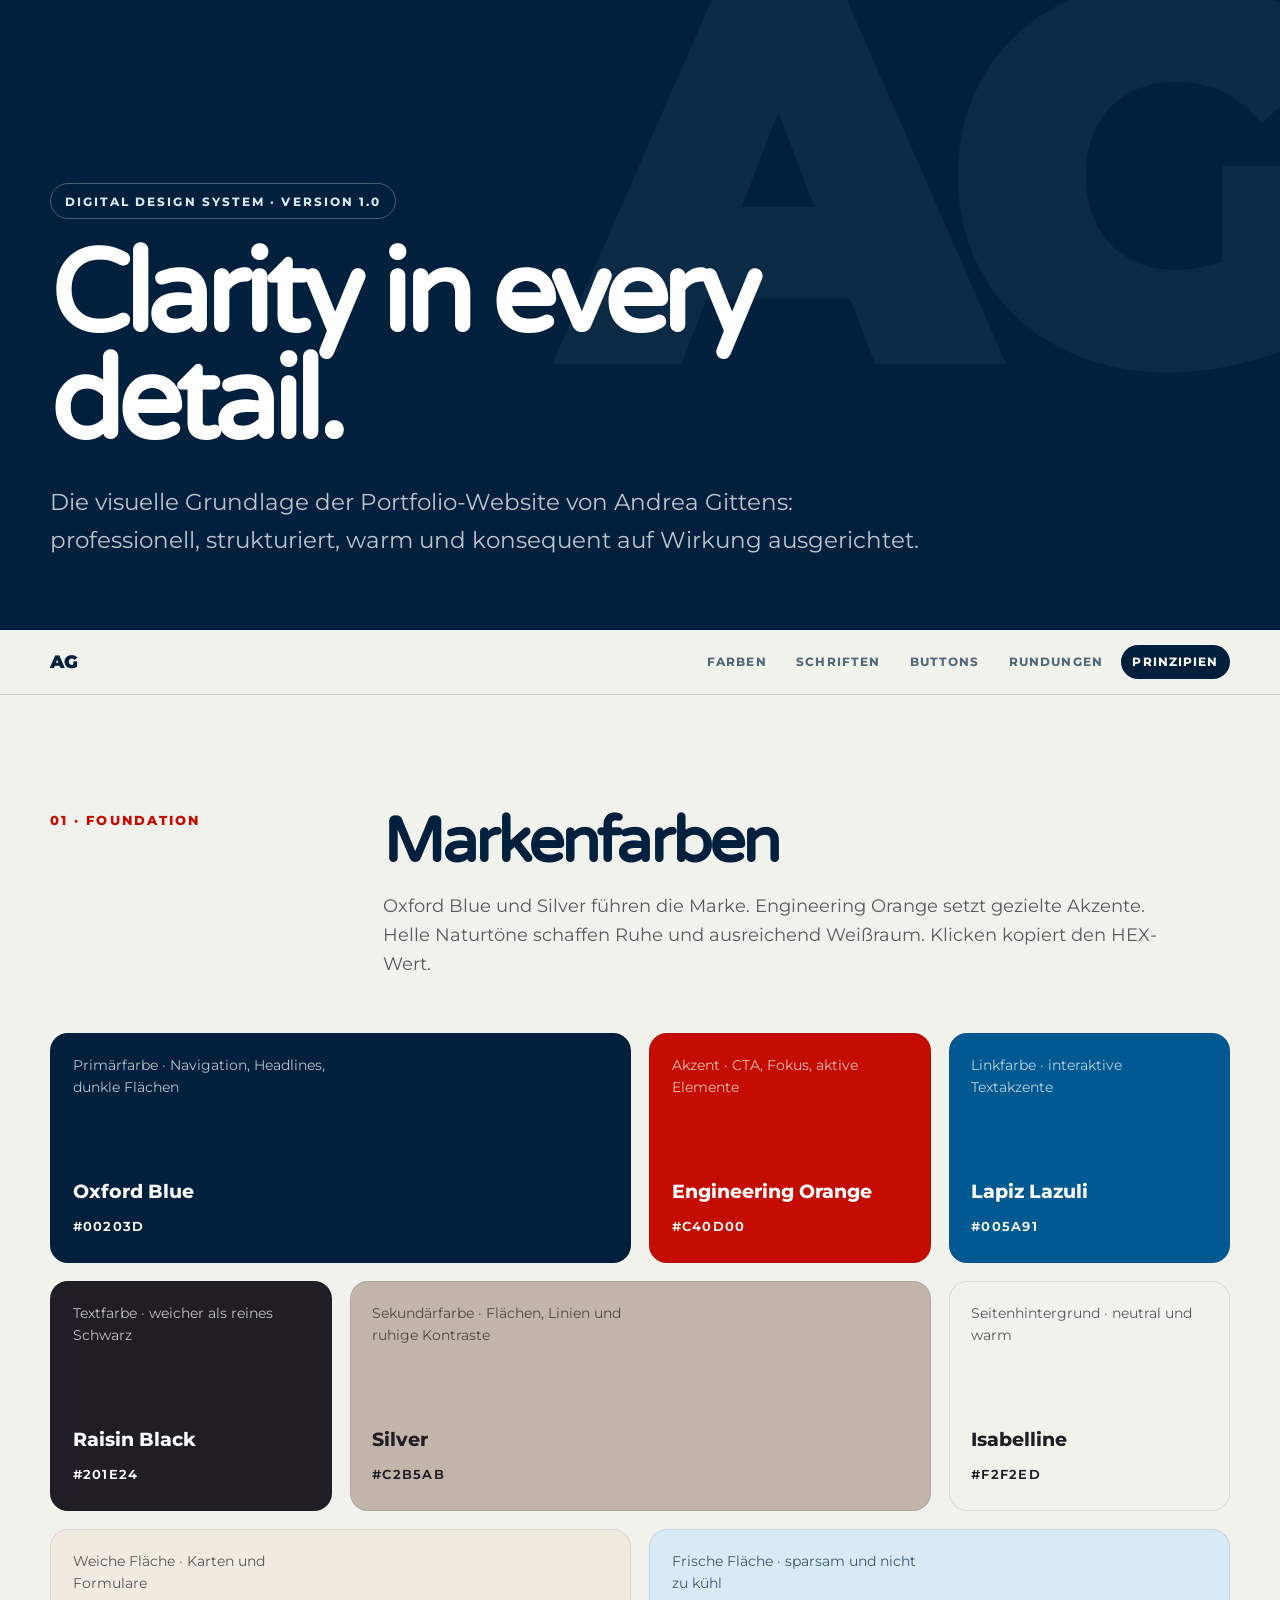
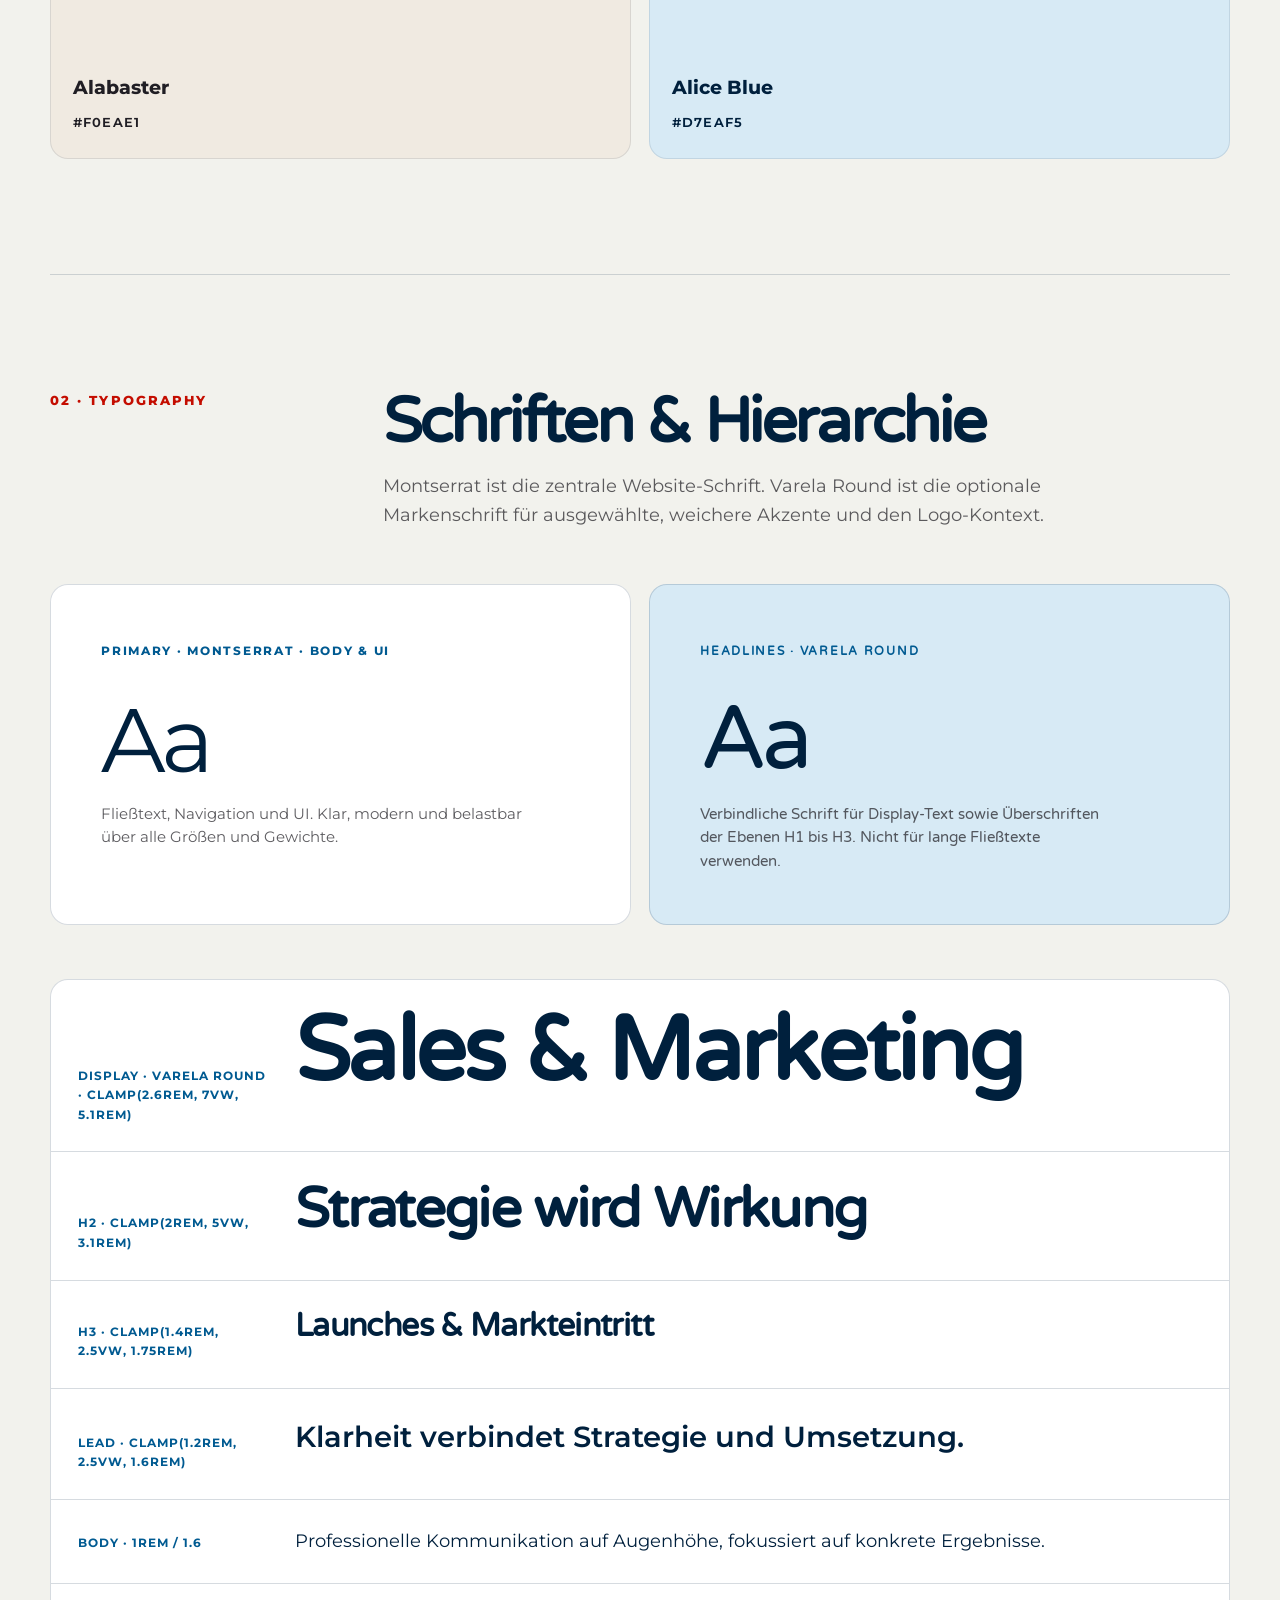
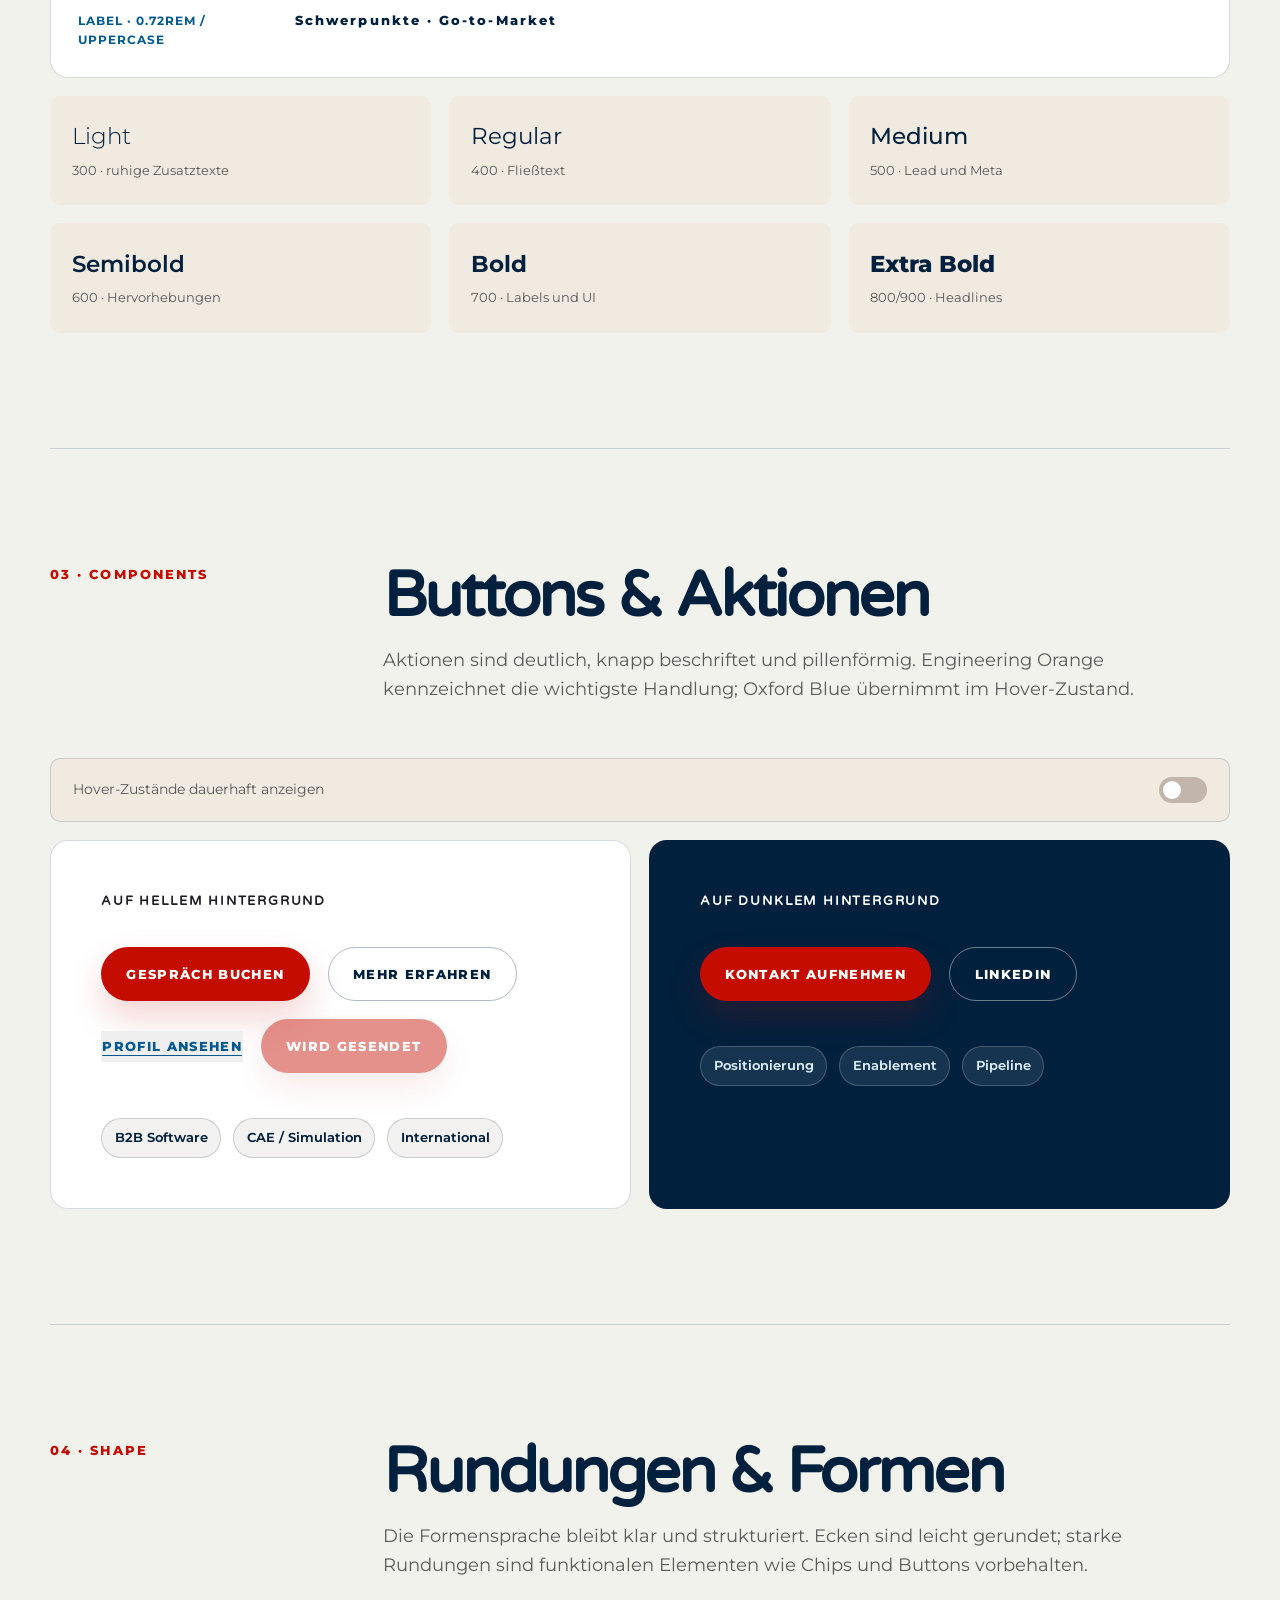
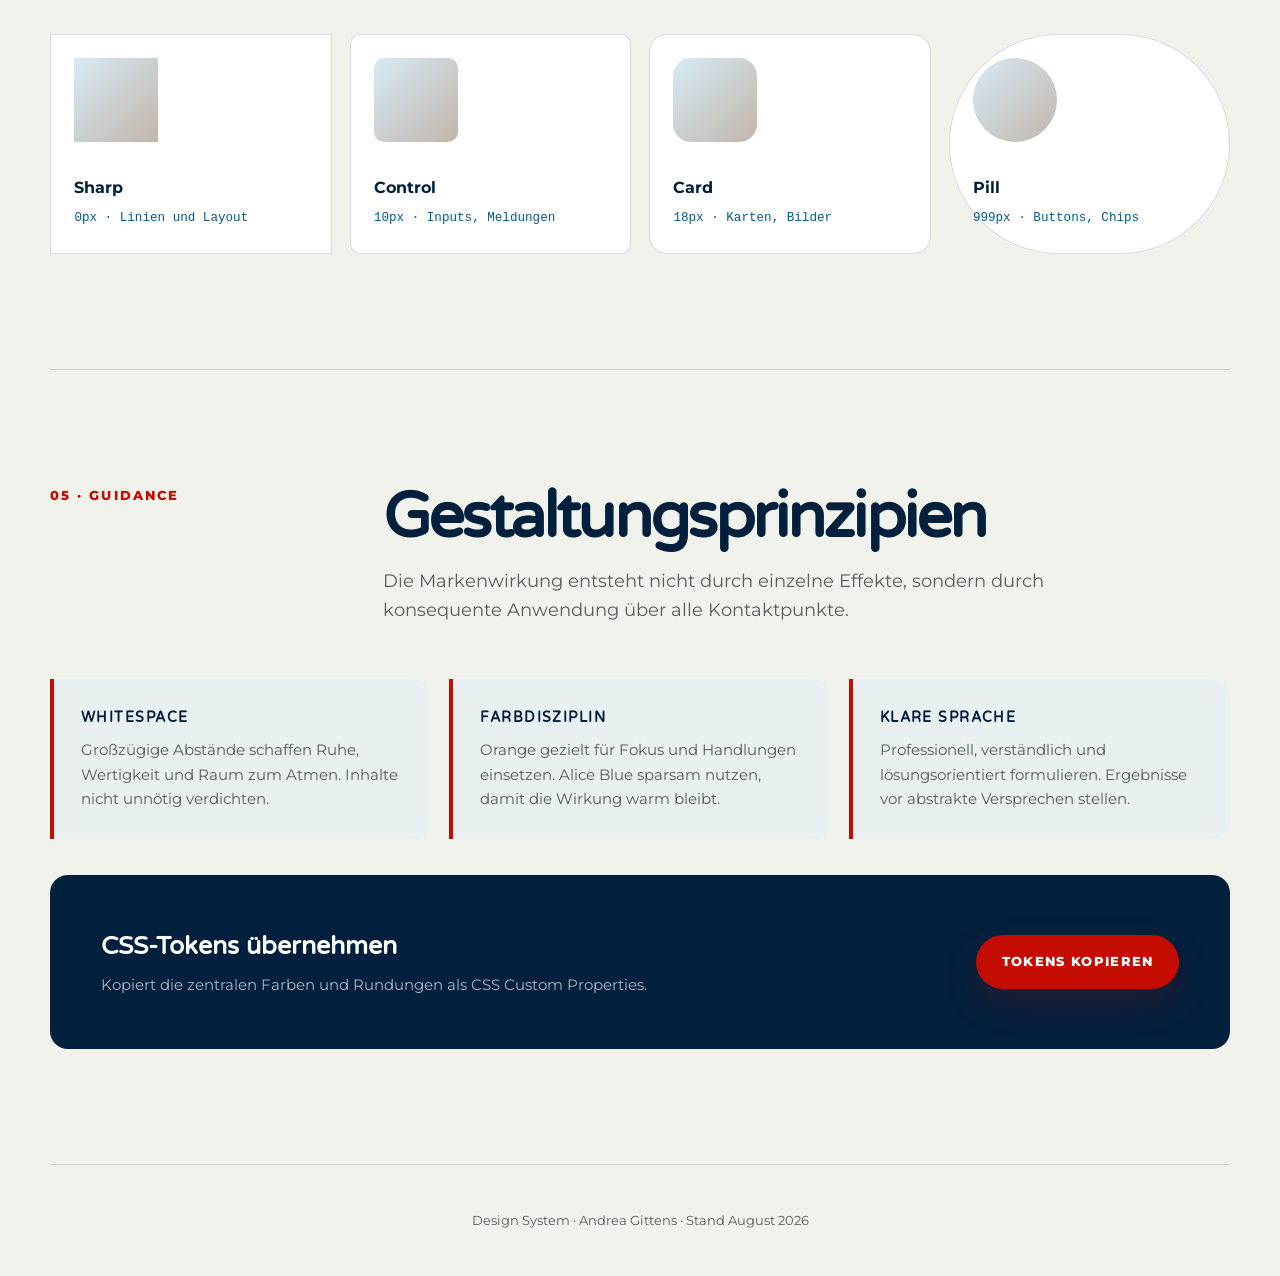
<file: design-system.html>
<!DOCTYPE html>
<html lang="de">
<head>
  <meta charset="UTF-8">
  <meta name="viewport" content="width=device-width, initial-scale=1.0">
  <meta name="description" content="Design System der Portfolio-Website von Andrea Gittens">
  <title>Design System – Andrea Gittens</title>
  <link rel="preconnect" href="https://fonts.googleapis.com">
  <link rel="preconnect" href="https://fonts.gstatic.com" crossorigin>
  <link href="https://fonts.googleapis.com/css2?family=Montserrat:wght@300;400;500;600;700;800;900&amp;family=Varela+Round&amp;display=swap" rel="stylesheet">
  <style>
    *, *::before, *::after {
      box-sizing: border-box;
    }

    :root {
      --primary: #00203D;
      --sand: #C2B5AB;
      --accent: #C40D00;
      --text: #201E24;
      --bg: #F2F2ED;
      --bg-soft: #F0EAE1;
      --sky: #D7EAF5;
      --link: #005A91;
      --white: #FFFFFF;
      --text-muted: rgba(32, 30, 36, 0.72);
      --border: rgba(0, 32, 61, 0.16);
      --shadow: 0 22px 60px rgba(0, 32, 61, 0.11);
      --font-display: "Varela Round", system-ui, sans-serif;
      --font-body: "Montserrat", system-ui, sans-serif;
      --font-round: "Varela Round", system-ui, sans-serif;
      --radius-control: 10px;
      --radius-card: 18px;
      --radius-pill: 999px;
      --max-width: 1180px;
    }

    html {
      scroll-behavior: smooth;
      font-size: 18px;
    }

    body {
      margin: 0;
      background: var(--bg);
      color: var(--text);
      font-family: var(--font-body);
      line-height: 1.6;
      -webkit-font-smoothing: antialiased;
    }

    h1,
    h2,
    h3 {
      font-family: var(--font-display);
    }

    button, a {
      font: inherit;
    }

    :focus-visible {
      outline: 3px solid var(--accent);
      outline-offset: 4px;
    }

    .skip-link {
      position: fixed;
      top: 0.75rem;
      left: 0.75rem;
      z-index: 100;
      padding: 0.6rem 0.9rem;
      border-radius: var(--radius-pill);
      background: var(--primary);
      color: var(--white);
      transform: translateY(-160%);
    }

    .skip-link:focus {
      transform: translateY(0);
    }

    .page-header {
      position: relative;
      min-height: 70vh;
      display: grid;
      align-items: end;
      overflow: hidden;
      padding: clamp(7rem, 13vw, 11rem) max(1.25rem, calc((100vw - var(--max-width)) / 2)) 4rem;
      background: var(--primary);
      color: var(--white);
    }

    .page-header::before {
      content: "AG";
      position: absolute;
      top: -0.18em;
      right: -0.05em;
      color: rgba(255, 255, 255, 0.045);
      font-size: clamp(15rem, 42vw, 38rem);
      font-weight: 900;
      letter-spacing: -0.09em;
      line-height: 1;
    }

    .page-header__content {
      position: relative;
      z-index: 1;
      max-width: 900px;
    }

    .eyebrow {
      display: inline-flex;
      padding: 0.4rem 0.75rem;
      border: 1px solid rgba(255, 255, 255, 0.28);
      border-radius: var(--radius-pill);
      color: var(--sky);
      font-size: 0.68rem;
      font-weight: 750;
      letter-spacing: 0.17em;
      text-transform: uppercase;
    }

    .page-header h1 {
      max-width: 10ch;
      margin: 1.25rem 0 1.5rem;
      font-size: clamp(3.2rem, 9vw, 7.2rem);
      font-weight: 800;
      letter-spacing: -0.055em;
      line-height: 0.93;
    }

    .page-header p {
      max-width: 58ch;
      margin: 0;
      color: rgba(255, 255, 255, 0.74);
      font-size: clamp(1rem, 2vw, 1.3rem);
    }

    .topbar {
      position: sticky;
      top: 0;
      z-index: 50;
      border-bottom: 1px solid var(--border);
      background: rgba(242, 242, 237, 0.92);
      backdrop-filter: blur(14px);
    }

    .topbar__inner {
      width: min(var(--max-width), calc(100% - 2rem));
      margin: 0 auto;
      display: flex;
      align-items: center;
      justify-content: space-between;
      gap: 1rem;
      min-height: 64px;
    }

    .brand-mark {
      color: var(--primary);
      font-weight: 900;
      letter-spacing: -0.05em;
    }

    .section-nav {
      display: flex;
      gap: 0.35rem;
      overflow-x: auto;
      scrollbar-width: none;
    }

    .section-nav::-webkit-scrollbar {
      display: none;
    }

    .section-nav a {
      flex: 0 0 auto;
      padding: 0.4rem 0.65rem;
      border-radius: var(--radius-pill);
      color: rgba(0, 32, 61, 0.66);
      font-size: 0.67rem;
      font-weight: 750;
      letter-spacing: 0.09em;
      text-decoration: none;
      text-transform: uppercase;
      transition: background 0.2s, color 0.2s;
    }

    .section-nav a:hover,
    .section-nav a[aria-current="location"] {
      background: var(--primary);
      color: var(--white);
    }

    main {
      width: min(var(--max-width), calc(100% - 2rem));
      margin: 0 auto;
    }

    .system-section {
      padding: clamp(4.5rem, 9vw, 8rem) 0;
      border-bottom: 1px solid var(--border);
      scroll-margin-top: 75px;
    }

    .section-heading {
      display: grid;
      grid-template-columns: minmax(180px, 0.35fr) minmax(0, 1fr);
      gap: 2rem;
      margin-bottom: 3rem;
    }

    .section-number {
      color: var(--accent);
      font-size: 0.72rem;
      font-weight: 800;
      letter-spacing: 0.16em;
      text-transform: uppercase;
    }

    .section-heading h2 {
      margin: 0;
      color: var(--primary);
      font-size: clamp(2.2rem, 5vw, 4.4rem);
      font-weight: 800;
      letter-spacing: -0.045em;
      line-height: 1;
    }

    .section-heading p {
      max-width: 65ch;
      margin: 1rem 0 0;
      color: var(--text-muted);
    }

    .color-grid {
      display: grid;
      grid-template-columns: repeat(12, 1fr);
      gap: 1rem;
    }

    .color-card {
      grid-column: span 3;
      min-height: 230px;
      display: flex;
      flex-direction: column;
      justify-content: space-between;
      padding: 1.25rem;
      border: 0;
      border-radius: var(--radius-card);
      background: var(--swatch);
      color: var(--swatch-text);
      cursor: pointer;
      text-align: left;
      box-shadow: inset 0 0 0 1px rgba(0, 32, 61, 0.1);
      transition: transform 0.22s, box-shadow 0.22s;
    }

    .color-card:nth-child(1),
    .color-card:nth-child(5),
    .color-card:nth-child(7),
    .color-card:nth-child(8) {
      grid-column: span 6;
    }

    .color-card:hover {
      transform: translateY(-5px);
      box-shadow: var(--shadow);
    }

    .color-card__role {
      max-width: 28ch;
      opacity: 0.72;
      font-size: 0.75rem;
    }

    .color-card__name {
      display: block;
      margin-bottom: 0.2rem;
      font-size: 1.05rem;
      font-weight: 750;
    }

    .color-card__value {
      font-size: 0.72rem;
      font-weight: 650;
      letter-spacing: 0.1em;
      text-transform: uppercase;
    }

    .type-family {
      display: grid;
      grid-template-columns: 1fr 1fr;
      gap: 1rem;
      margin-bottom: 3rem;
    }

    .font-card {
      min-height: 310px;
      padding: clamp(1.5rem, 4vw, 3rem);
      border-radius: var(--radius-card);
      background: var(--white);
      box-shadow: inset 0 0 0 1px var(--border);
    }

    .font-card--round {
      background: var(--sky);
      font-family: var(--font-round);
    }

    .font-card__meta {
      color: var(--link);
      font-size: 0.68rem;
      font-weight: 750;
      letter-spacing: 0.14em;
      text-transform: uppercase;
    }

    .font-card__sample {
      margin: 2rem 0 1.25rem;
      color: var(--primary);
      font-size: clamp(2.7rem, 7vw, 5.8rem);
      letter-spacing: -0.055em;
      line-height: 0.9;
    }

    .font-card p {
      max-width: 45ch;
      margin: 0;
      color: var(--text-muted);
      font-size: 0.82rem;
    }

    .type-scale {
      overflow: hidden;
      border: 1px solid var(--border);
      border-radius: var(--radius-card);
      background: var(--white);
    }

    .type-row {
      display: grid;
      grid-template-columns: 190px 1fr;
      align-items: baseline;
      gap: 1.5rem;
      padding: 1.5rem;
      border-bottom: 1px solid var(--border);
    }

    .type-row:last-child {
      border-bottom: 0;
    }

    .type-row__token {
      color: var(--link);
      font-size: 0.68rem;
      font-weight: 700;
      letter-spacing: 0.08em;
      text-transform: uppercase;
    }

    .type-row__sample {
      margin: 0;
      color: var(--primary);
      font-size: var(--sample-size);
      font-weight: var(--sample-weight);
      letter-spacing: var(--sample-spacing, normal);
      line-height: var(--sample-line, 1.2);
    }

    .type-row:nth-child(-n+3) .type-row__sample {
      font-family: var(--font-display);
    }

    .weights {
      display: grid;
      grid-template-columns: repeat(3, 1fr);
      gap: 1rem;
      margin-top: 1rem;
    }

    .weight {
      padding: 1.2rem;
      border-radius: var(--radius-control);
      background: var(--bg-soft);
    }

    .weight strong {
      display: block;
      color: var(--primary);
      font-size: 1.3rem;
      font-weight: var(--weight);
    }

    .weight span {
      color: var(--text-muted);
      font-size: 0.7rem;
    }

    .component-stage {
      display: grid;
      grid-template-columns: 1fr 1fr;
      gap: 1rem;
    }

    .component-panel {
      min-height: 330px;
      padding: clamp(1.5rem, 4vw, 3rem);
      border-radius: var(--radius-card);
      background: var(--white);
      box-shadow: inset 0 0 0 1px var(--border);
    }

    .component-panel--dark {
      background: var(--primary);
      color: var(--white);
    }

    .component-panel h3 {
      margin: 0 0 2rem;
      color: inherit;
      font-size: 0.72rem;
      letter-spacing: 0.14em;
      text-transform: uppercase;
    }

    .button-stack {
      display: flex;
      flex-wrap: wrap;
      align-items: center;
      gap: 1rem;
    }

    .btn {
      display: inline-flex;
      align-items: center;
      justify-content: center;
      gap: 0.65rem;
      min-height: 50px;
      padding: 0.85rem 1.35rem;
      border: 1px solid transparent;
      border-radius: var(--radius-pill);
      cursor: pointer;
      font-size: 0.74rem;
      font-weight: 800;
      letter-spacing: 0.1em;
      text-decoration: none;
      text-transform: uppercase;
      transition: color 0.2s, background 0.2s, border-color 0.2s, transform 0.2s, box-shadow 0.2s;
    }

    .btn:hover,
    .force-hover .btn:not(:disabled) {
      transform: translateY(-2px);
    }

    .btn--primary {
      background: var(--accent);
      color: var(--white);
      box-shadow: 0 16px 35px rgba(196, 13, 0, 0.18);
    }

    .btn--primary:hover,
    .force-hover .btn--primary {
      background: var(--primary);
      box-shadow: 0 18px 42px rgba(0, 32, 61, 0.22);
    }

    .component-panel--dark .btn--primary:hover,
    .force-hover .component-panel--dark .btn--primary {
      background: var(--white);
      color: var(--primary);
    }

    .btn--secondary {
      border-color: rgba(0, 32, 61, 0.3);
      background: transparent;
      color: var(--primary);
    }

    .btn--secondary:hover,
    .force-hover .btn--secondary {
      border-color: var(--primary);
      background: var(--primary);
      color: var(--white);
    }

    .component-panel--dark .btn--secondary {
      border-color: rgba(255, 255, 255, 0.42);
      color: var(--white);
    }

    .component-panel--dark .btn--secondary:hover,
    .force-hover .component-panel--dark .btn--secondary {
      border-color: var(--sky);
      background: var(--sky);
      color: var(--primary);
    }

    .btn--text {
      min-height: auto;
      padding: 0.2rem 0;
      border-radius: 0;
      color: var(--link);
      text-decoration: underline;
      text-underline-offset: 4px;
    }

    .btn--text:hover,
    .force-hover .btn--text {
      color: var(--accent);
    }

    .btn:disabled {
      opacity: 0.45;
      cursor: not-allowed;
    }

    .chip-set {
      display: flex;
      flex-wrap: wrap;
      gap: 0.65rem;
      margin-top: 2.5rem;
    }

    .chip {
      padding: 0.45rem 0.7rem;
      border: 1px solid rgba(0, 32, 61, 0.18);
      border-radius: var(--radius-pill);
      background: rgba(194, 181, 171, 0.18);
      color: var(--primary);
      font-size: 0.74rem;
      font-weight: 650;
    }

    .component-panel--dark .chip {
      border-color: rgba(255, 255, 255, 0.2);
      background: rgba(215, 234, 245, 0.1);
      color: var(--sky);
    }

    .state-control {
      display: flex;
      align-items: center;
      justify-content: space-between;
      gap: 1rem;
      margin-bottom: 1rem;
      padding: 1rem 1.2rem;
      border: 1px solid var(--border);
      border-radius: var(--radius-control);
      background: var(--bg-soft);
    }

    .state-control span {
      color: var(--text-muted);
      font-size: 0.78rem;
    }

    .switch {
      position: relative;
      width: 48px;
      height: 26px;
      padding: 0;
      border: 0;
      border-radius: var(--radius-pill);
      background: var(--sand);
      cursor: pointer;
    }

    .switch::after {
      content: "";
      position: absolute;
      top: 4px;
      left: 4px;
      width: 18px;
      height: 18px;
      border-radius: 50%;
      background: var(--white);
      transition: transform 0.2s;
    }

    .switch[aria-pressed="true"] {
      background: var(--accent);
    }

    .switch[aria-pressed="true"]::after {
      transform: translateX(22px);
    }

    .radius-grid {
      display: grid;
      grid-template-columns: repeat(4, 1fr);
      gap: 1rem;
    }

    .radius-card {
      min-height: 220px;
      display: flex;
      flex-direction: column;
      justify-content: space-between;
      padding: 1.3rem;
      border: 1px solid var(--border);
      background: var(--white);
      border-radius: var(--radius-demo);
    }

    .radius-card__shape {
      width: 84px;
      height: 84px;
      border-radius: var(--radius-demo);
      background: linear-gradient(135deg, var(--sky), var(--sand));
    }

    .radius-card strong {
      display: block;
      color: var(--primary);
      font-size: 0.9rem;
    }

    .radius-card code {
      color: var(--link);
      font-family: ui-monospace, SFMono-Regular, Menlo, monospace;
      font-size: 0.7rem;
    }

    .usage-grid {
      display: grid;
      grid-template-columns: repeat(3, 1fr);
      gap: 1rem;
    }

    .usage-card {
      padding: 1.5rem;
      border-left: 4px solid var(--accent);
      border-radius: 0 var(--radius-card) var(--radius-card) 0;
      background: rgba(215, 234, 245, 0.36);
    }

    .usage-card h3 {
      margin: 0 0 0.5rem;
      color: var(--primary);
      font-size: 0.8rem;
      letter-spacing: 0.1em;
      text-transform: uppercase;
    }

    .usage-card p {
      margin: 0;
      color: var(--text-muted);
      font-size: 0.86rem;
    }

    .token-export {
      display: flex;
      align-items: center;
      justify-content: space-between;
      gap: 1.5rem;
      padding: clamp(1.5rem, 4vw, 3rem);
      border-radius: var(--radius-card);
      background: var(--primary);
      color: var(--white);
    }

    .token-export h3 {
      margin: 0 0 0.4rem;
      font-size: 1.4rem;
    }

    .token-export p {
      margin: 0;
      color: rgba(255, 255, 255, 0.68);
      font-size: 0.82rem;
    }

    footer {
      padding: 2.5rem 1rem;
      color: var(--text-muted);
      font-size: 0.72rem;
      text-align: center;
    }

    .toast {
      position: fixed;
      right: 1rem;
      bottom: 1rem;
      z-index: 100;
      max-width: calc(100% - 2rem);
      padding: 0.8rem 1rem;
      border-radius: var(--radius-control);
      background: var(--text);
      color: var(--white);
      font-size: 0.76rem;
      font-weight: 650;
      opacity: 0;
      transform: translateY(12px);
      pointer-events: none;
      transition: opacity 0.2s, transform 0.2s;
    }

    .toast.is-visible {
      opacity: 1;
      transform: translateY(0);
    }

    @media (max-width: 900px) {
      .color-card,
      .color-card:nth-child(1),
      .color-card:nth-child(5),
      .color-card:nth-child(7),
      .color-card:nth-child(8) {
        grid-column: span 6;
      }

      .type-family,
      .component-stage {
        grid-template-columns: 1fr;
      }

      .radius-grid {
        grid-template-columns: 1fr 1fr;
      }

      .usage-grid {
        grid-template-columns: 1fr;
      }
    }

    @media (max-width: 650px) {
      html {
        font-size: 16px;
      }

      .topbar__inner {
        align-items: flex-start;
        flex-direction: column;
        padding: 0.7rem 0;
      }

      .section-nav {
        width: 100%;
      }

      .section-heading {
        grid-template-columns: 1fr;
        gap: 0.7rem;
      }

      .color-card,
      .color-card:nth-child(1),
      .color-card:nth-child(5),
      .color-card:nth-child(7),
      .color-card:nth-child(8) {
        grid-column: span 12;
        min-height: 190px;
      }

      .type-row {
        grid-template-columns: 1fr;
        gap: 0.5rem;
      }

      .type-row__sample {
        overflow-wrap: anywhere;
      }

      .weights {
        grid-template-columns: 1fr 1fr;
      }

      .radius-grid {
        grid-template-columns: 1fr;
      }

      .token-export {
        align-items: flex-start;
        flex-direction: column;
      }
    }

    @media (prefers-reduced-motion: reduce) {
      html {
        scroll-behavior: auto;
      }

      *, *::before, *::after {
        scroll-behavior: auto !important;
        transition-duration: 0.01ms !important;
      }
    }
  </style>
</head>
<body>
  <a class="skip-link" href="#main-content">Zum Inhalt springen</a>

  <header class="page-header">
    <div class="page-header__content">
      <span class="eyebrow">Digital Design System · Version 1.0</span>
      <h1>Clarity in every detail.</h1>
      <p>Die visuelle Grundlage der Portfolio-Website von Andrea Gittens: professionell, strukturiert, warm und konsequent auf Wirkung ausgerichtet.</p>
    </div>
  </header>

  <div class="topbar">
    <div class="topbar__inner">
      <span class="brand-mark">AG</span>
      <nav class="section-nav" aria-label="Design-System-Navigation">
        <a href="#colors">Farben</a>
        <a href="#typography">Schriften</a>
        <a href="#buttons">Buttons</a>
        <a href="#radii">Rundungen</a>
        <a href="#principles">Prinzipien</a>
      </nav>
    </div>
  </div>

  <main id="main-content">
    <section class="system-section" id="colors" aria-labelledby="colors-title">
      <div class="section-heading">
        <span class="section-number">01 · Foundation</span>
        <div>
          <h2 id="colors-title">Markenfarben</h2>
          <p>Oxford Blue und Silver führen die Marke. Engineering Orange setzt gezielte Akzente. Helle Naturtöne schaffen Ruhe und ausreichend Weißraum. Klicken kopiert den HEX-Wert.</p>
        </div>
      </div>

      <div class="color-grid">
        <button class="color-card" style="--swatch:#00203D;--swatch-text:#FFFFFF" data-copy="#00203D" aria-label="Oxford Blue, Wert kopieren">
          <span class="color-card__role">Primärfarbe · Navigation, Headlines, dunkle Flächen</span>
          <span><span class="color-card__name">Oxford Blue</span><span class="color-card__value">#00203D</span></span>
        </button>
        <button class="color-card" style="--swatch:#C40D00;--swatch-text:#FFFFFF" data-copy="#C40D00" aria-label="Engineering Orange, Wert kopieren">
          <span class="color-card__role">Akzent · CTA, Fokus, aktive Elemente</span>
          <span><span class="color-card__name">Engineering Orange</span><span class="color-card__value">#C40D00</span></span>
        </button>
        <button class="color-card" style="--swatch:#005A91;--swatch-text:#FFFFFF" data-copy="#005A91" aria-label="Lapiz Lazuli, Wert kopieren">
          <span class="color-card__role">Linkfarbe · interaktive Textakzente</span>
          <span><span class="color-card__name">Lapiz Lazuli</span><span class="color-card__value">#005A91</span></span>
        </button>
        <button class="color-card" style="--swatch:#201E24;--swatch-text:#FFFFFF" data-copy="#201E24" aria-label="Raisin Black, Wert kopieren">
          <span class="color-card__role">Textfarbe · weicher als reines Schwarz</span>
          <span><span class="color-card__name">Raisin Black</span><span class="color-card__value">#201E24</span></span>
        </button>
        <button class="color-card" style="--swatch:#C2B5AB;--swatch-text:#201E24" data-copy="#C2B5AB" aria-label="Silver, Wert kopieren">
          <span class="color-card__role">Sekundärfarbe · Flächen, Linien und ruhige Kontraste</span>
          <span><span class="color-card__name">Silver</span><span class="color-card__value">#C2B5AB</span></span>
        </button>
        <button class="color-card" style="--swatch:#F2F2ED;--swatch-text:#201E24" data-copy="#F2F2ED" aria-label="Isabelline, Wert kopieren">
          <span class="color-card__role">Seitenhintergrund · neutral und warm</span>
          <span><span class="color-card__name">Isabelline</span><span class="color-card__value">#F2F2ED</span></span>
        </button>
        <button class="color-card" style="--swatch:#F0EAE1;--swatch-text:#201E24" data-copy="#F0EAE1" aria-label="Alabaster, Wert kopieren">
          <span class="color-card__role">Weiche Fläche · Karten und Formulare</span>
          <span><span class="color-card__name">Alabaster</span><span class="color-card__value">#F0EAE1</span></span>
        </button>
        <button class="color-card" style="--swatch:#D7EAF5;--swatch-text:#00203D" data-copy="#D7EAF5" aria-label="Alice Blue, Wert kopieren">
          <span class="color-card__role">Frische Fläche · sparsam und nicht zu kühl</span>
          <span><span class="color-card__name">Alice Blue</span><span class="color-card__value">#D7EAF5</span></span>
        </button>
      </div>
    </section>

    <section class="system-section" id="typography" aria-labelledby="typography-title">
      <div class="section-heading">
        <span class="section-number">02 · Typography</span>
        <div>
          <h2 id="typography-title">Schriften &amp; Hierarchie</h2>
          <p>Montserrat ist die zentrale Website-Schrift. Varela Round ist die optionale Markenschrift für ausgewählte, weichere Akzente und den Logo-Kontext.</p>
        </div>
      </div>

      <div class="type-family">
        <article class="font-card">
          <span class="font-card__meta">Primary · Montserrat · Body &amp; UI</span>
          <div class="font-card__sample">Aa</div>
          <p>Fließtext, Navigation und UI. Klar, modern und belastbar über alle Größen und Gewichte.</p>
        </article>
        <article class="font-card font-card--round">
          <span class="font-card__meta">Headlines · Varela Round</span>
          <div class="font-card__sample">Aa</div>
          <p>Verbindliche Schrift für Display-Text sowie Überschriften der Ebenen H1 bis H3. Nicht für lange Fließtexte verwenden.</p>
        </article>
      </div>

      <div class="type-scale" aria-label="Typografische Skala">
        <div class="type-row">
          <span class="type-row__token">Display · Varela Round · clamp(2.6rem, 7vw, 5.1rem)</span>
          <p class="type-row__sample" style="--sample-size:clamp(2.6rem,7vw,5.1rem);--sample-weight:900;--sample-spacing:-0.03em;--sample-line:1.02">Sales &amp; Marketing</p>
        </div>
        <div class="type-row">
          <span class="type-row__token">H2 · clamp(2rem, 5vw, 3.1rem)</span>
          <p class="type-row__sample" style="--sample-size:clamp(2rem,5vw,3.1rem);--sample-weight:900;--sample-spacing:-0.03em;--sample-line:1.1">Strategie wird Wirkung</p>
        </div>
        <div class="type-row">
          <span class="type-row__token">H3 · clamp(1.4rem, 2.5vw, 1.75rem)</span>
          <p class="type-row__sample" style="--sample-size:clamp(1.4rem,2.5vw,1.75rem);--sample-weight:900;--sample-spacing:-0.02em">Launches &amp; Markteintritt</p>
        </div>
        <div class="type-row">
          <span class="type-row__token">Lead · clamp(1.2rem, 2.5vw, 1.6rem)</span>
          <p class="type-row__sample" style="--sample-size:clamp(1.2rem,2.5vw,1.6rem);--sample-weight:600;--sample-line:1.45">Klarheit verbindet Strategie und Umsetzung.</p>
        </div>
        <div class="type-row">
          <span class="type-row__token">Body · 1rem / 1.6</span>
          <p class="type-row__sample" style="--sample-size:1rem;--sample-weight:400;--sample-line:1.6">Professionelle Kommunikation auf Augenhöhe, fokussiert auf konkrete Ergebnisse.</p>
        </div>
        <div class="type-row">
          <span class="type-row__token">Label · 0.72rem / uppercase</span>
          <p class="type-row__sample" style="--sample-size:0.72rem;--sample-weight:800;--sample-spacing:0.16em">Schwerpunkte · Go-to-Market</p>
        </div>
      </div>

      <div class="weights" aria-label="Montserrat Schriftschnitte">
        <div class="weight" style="--weight:300"><strong>Light</strong><span>300 · ruhige Zusatztexte</span></div>
        <div class="weight" style="--weight:400"><strong>Regular</strong><span>400 · Fließtext</span></div>
        <div class="weight" style="--weight:500"><strong>Medium</strong><span>500 · Lead und Meta</span></div>
        <div class="weight" style="--weight:600"><strong>Semibold</strong><span>600 · Hervorhebungen</span></div>
        <div class="weight" style="--weight:700"><strong>Bold</strong><span>700 · Labels und UI</span></div>
        <div class="weight" style="--weight:800"><strong>Extra Bold</strong><span>800/900 · Headlines</span></div>
      </div>
    </section>

    <section class="system-section" id="buttons" aria-labelledby="buttons-title">
      <div class="section-heading">
        <span class="section-number">03 · Components</span>
        <div>
          <h2 id="buttons-title">Buttons &amp; Aktionen</h2>
          <p>Aktionen sind deutlich, knapp beschriftet und pillenförmig. Engineering Orange kennzeichnet die wichtigste Handlung; Oxford Blue übernimmt im Hover-Zustand.</p>
        </div>
      </div>

      <div class="state-control">
        <span>Hover-Zustände dauerhaft anzeigen</span>
        <button class="switch" id="hover-toggle" type="button" aria-pressed="false" aria-label="Hover-Zustände umschalten"></button>
      </div>

      <div class="component-stage" id="button-stage">
        <article class="component-panel">
          <h3>Auf hellem Hintergrund</h3>
          <div class="button-stack">
            <button class="btn btn--primary" type="button">Gespräch buchen</button>
            <button class="btn btn--secondary" type="button">Mehr erfahren</button>
            <button class="btn btn--text" type="button">Profil ansehen</button>
            <button class="btn btn--primary" type="button" disabled>Wird gesendet</button>
          </div>
          <div class="chip-set">
            <span class="chip">B2B Software</span>
            <span class="chip">CAE / Simulation</span>
            <span class="chip">International</span>
          </div>
        </article>

        <article class="component-panel component-panel--dark">
          <h3>Auf dunklem Hintergrund</h3>
          <div class="button-stack">
            <button class="btn btn--primary" type="button">Kontakt aufnehmen</button>
            <button class="btn btn--secondary" type="button">LinkedIn</button>
          </div>
          <div class="chip-set">
            <span class="chip">Positionierung</span>
            <span class="chip">Enablement</span>
            <span class="chip">Pipeline</span>
          </div>
        </article>
      </div>
    </section>

    <section class="system-section" id="radii" aria-labelledby="radii-title">
      <div class="section-heading">
        <span class="section-number">04 · Shape</span>
        <div>
          <h2 id="radii-title">Rundungen &amp; Formen</h2>
          <p>Die Formensprache bleibt klar und strukturiert. Ecken sind leicht gerundet; starke Rundungen sind funktionalen Elementen wie Chips und Buttons vorbehalten.</p>
        </div>
      </div>

      <div class="radius-grid">
        <article class="radius-card" style="--radius-demo:0">
          <div class="radius-card__shape"></div>
          <div><strong>Sharp</strong><code>0px · Linien und Layout</code></div>
        </article>
        <article class="radius-card" style="--radius-demo:10px">
          <div class="radius-card__shape"></div>
          <div><strong>Control</strong><code>10px · Inputs, Meldungen</code></div>
        </article>
        <article class="radius-card" style="--radius-demo:18px">
          <div class="radius-card__shape"></div>
          <div><strong>Card</strong><code>18px · Karten, Bilder</code></div>
        </article>
        <article class="radius-card" style="--radius-demo:999px">
          <div class="radius-card__shape"></div>
          <div><strong>Pill</strong><code>999px · Buttons, Chips</code></div>
        </article>
      </div>
    </section>

    <section class="system-section" id="principles" aria-labelledby="principles-title">
      <div class="section-heading">
        <span class="section-number">05 · Guidance</span>
        <div>
          <h2 id="principles-title">Gestaltungsprinzipien</h2>
          <p>Die Markenwirkung entsteht nicht durch einzelne Effekte, sondern durch konsequente Anwendung über alle Kontaktpunkte.</p>
        </div>
      </div>

      <div class="usage-grid">
        <article class="usage-card">
          <h3>Whitespace</h3>
          <p>Großzügige Abstände schaffen Ruhe, Wertigkeit und Raum zum Atmen. Inhalte nicht unnötig verdichten.</p>
        </article>
        <article class="usage-card">
          <h3>Farbdisziplin</h3>
          <p>Orange gezielt für Fokus und Handlungen einsetzen. Alice Blue sparsam nutzen, damit die Wirkung warm bleibt.</p>
        </article>
        <article class="usage-card">
          <h3>Klare Sprache</h3>
          <p>Professionell, verständlich und lösungsorientiert formulieren. Ergebnisse vor abstrakte Versprechen stellen.</p>
        </article>
      </div>

      <div class="token-export" style="margin-top:2rem">
        <div>
          <h3>CSS-Tokens übernehmen</h3>
          <p>Kopiert die zentralen Farben und Rundungen als CSS Custom Properties.</p>
        </div>
        <button class="btn btn--primary" id="copy-tokens" type="button">Tokens kopieren</button>
      </div>
    </section>
  </main>

  <footer>Design System · Andrea Gittens · Stand August 2026</footer>
  <p class="toast" id="toast" role="status" aria-live="polite"></p>

  <script>
    (function () {
      'use strict';

      var toast = document.getElementById('toast');
      var toastTimer;

      function showToast(message) {
        window.clearTimeout(toastTimer);
        toast.textContent = message;
        toast.classList.add('is-visible');
        toastTimer = window.setTimeout(function () {
          toast.classList.remove('is-visible');
        }, 1800);
      }

      async function copyText(value, confirmation) {
        try {
          await navigator.clipboard.writeText(value);
        } catch (error) {
          var input = document.createElement('textarea');
          input.value = value;
          input.style.position = 'fixed';
          input.style.opacity = '0';
          document.body.appendChild(input);
          input.select();
          document.execCommand('copy');
          input.remove();
        }
        showToast(confirmation);
      }

      document.querySelectorAll('[data-copy]').forEach(function (button) {
        button.addEventListener('click', function () {
          copyText(button.dataset.copy, button.dataset.copy + ' kopiert');
        });
      });

      var hoverToggle = document.getElementById('hover-toggle');
      var buttonStage = document.getElementById('button-stage');
      hoverToggle.addEventListener('click', function () {
        var active = hoverToggle.getAttribute('aria-pressed') !== 'true';
        hoverToggle.setAttribute('aria-pressed', String(active));
        buttonStage.classList.toggle('force-hover', active);
      });

      var tokenText = ':root {\n' +
        '  --primary: #00203D;\n' +
        '  --sand: #C2B5AB;\n' +
        '  --accent: #C40D00;\n' +
        '  --text: #201E24;\n' +
        '  --bg: #F2F2ED;\n' +
        '  --bg-soft: #F0EAE1;\n' +
        '  --sky: #D7EAF5;\n' +
        '  --link: #005A91;\n' +
        '  --radius-control: 10px;\n' +
        '  --radius-card: 18px;\n' +
        '  --radius-pill: 999px;\n' +
        '}';

      document.getElementById('copy-tokens').addEventListener('click', function () {
        copyText(tokenText, 'CSS-Tokens kopiert');
      });

      var navLinks = Array.from(document.querySelectorAll('.section-nav a'));
      var sectionObserver = new IntersectionObserver(function (entries) {
        entries.forEach(function (entry) {
          if (!entry.isIntersecting) return;
          navLinks.forEach(function (link) {
            if (link.getAttribute('href') === '#' + entry.target.id) {
              link.setAttribute('aria-current', 'location');
            } else {
              link.removeAttribute('aria-current');
            }
          });
        });
      }, { rootMargin: '-25% 0px -65% 0px' });

      document.querySelectorAll('.system-section').forEach(function (section) {
        sectionObserver.observe(section);
      });
    })();
  </script>
</body>
</html>
</file>
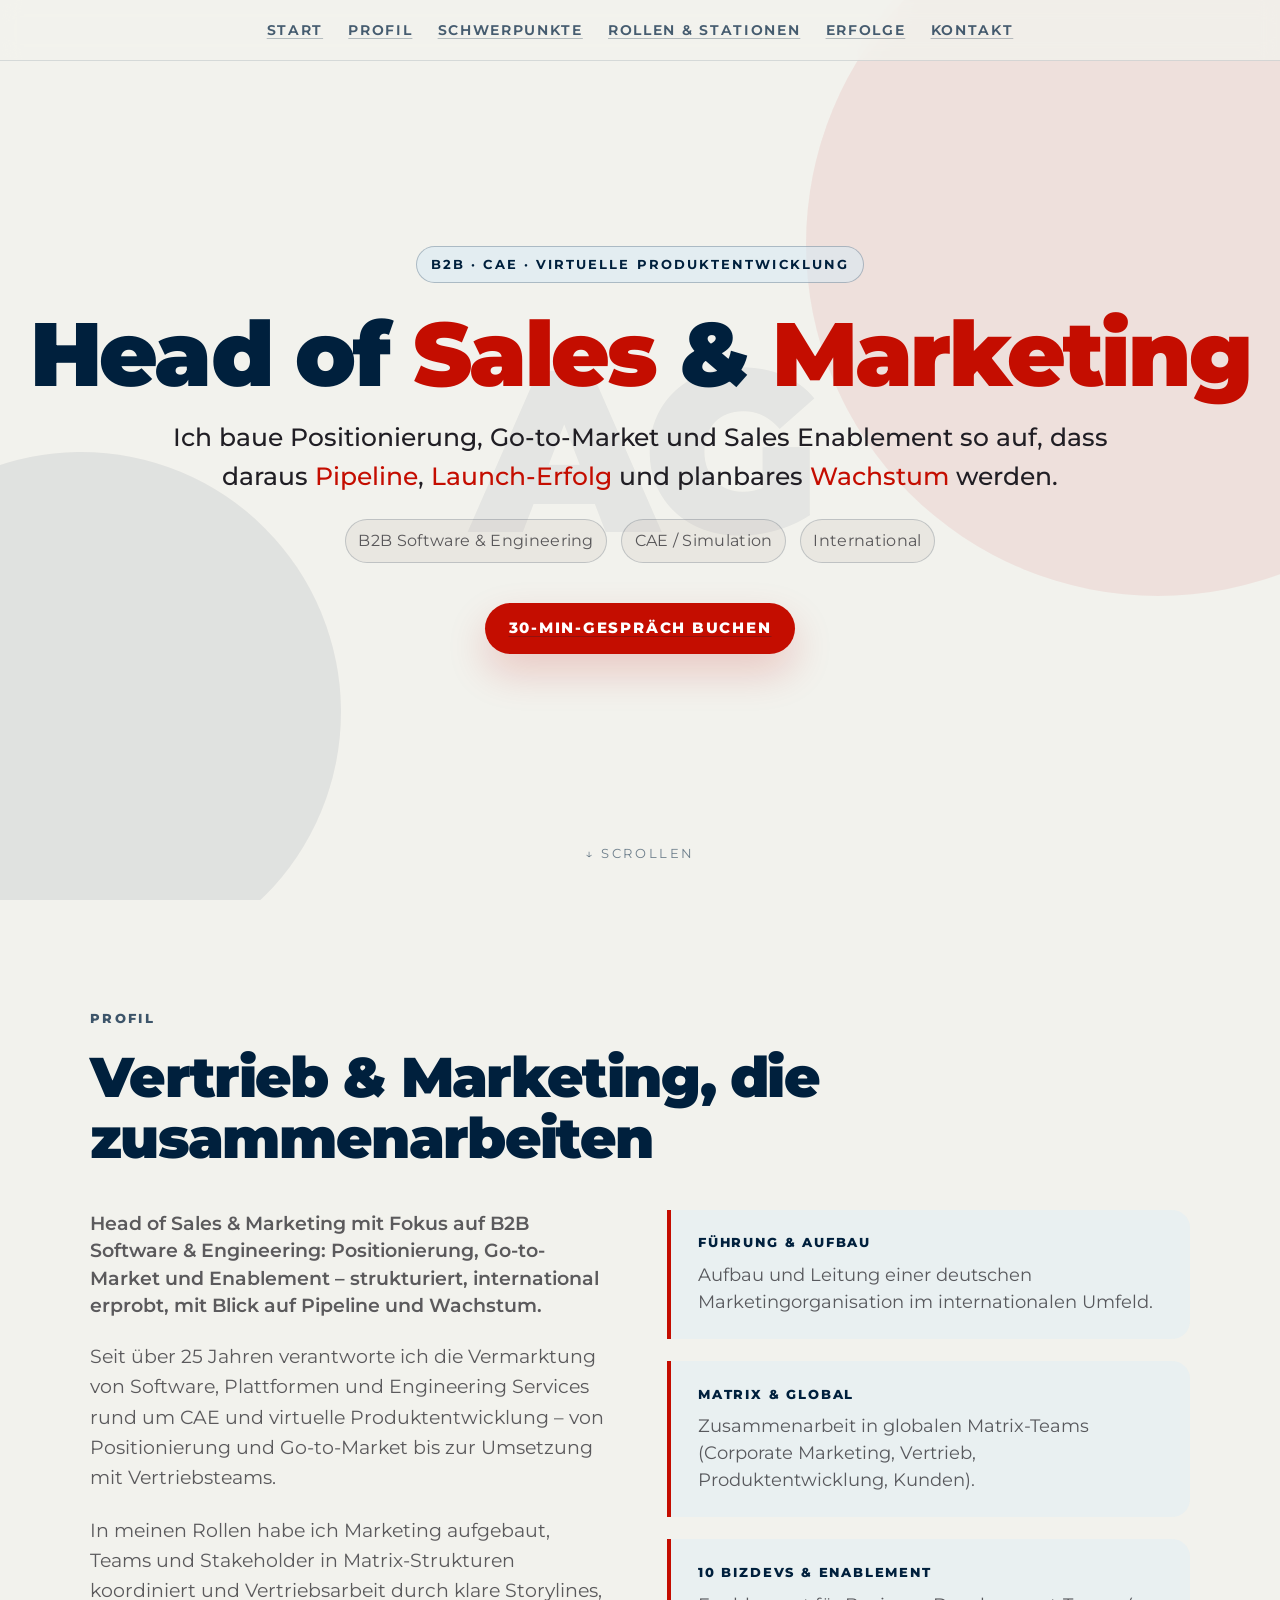
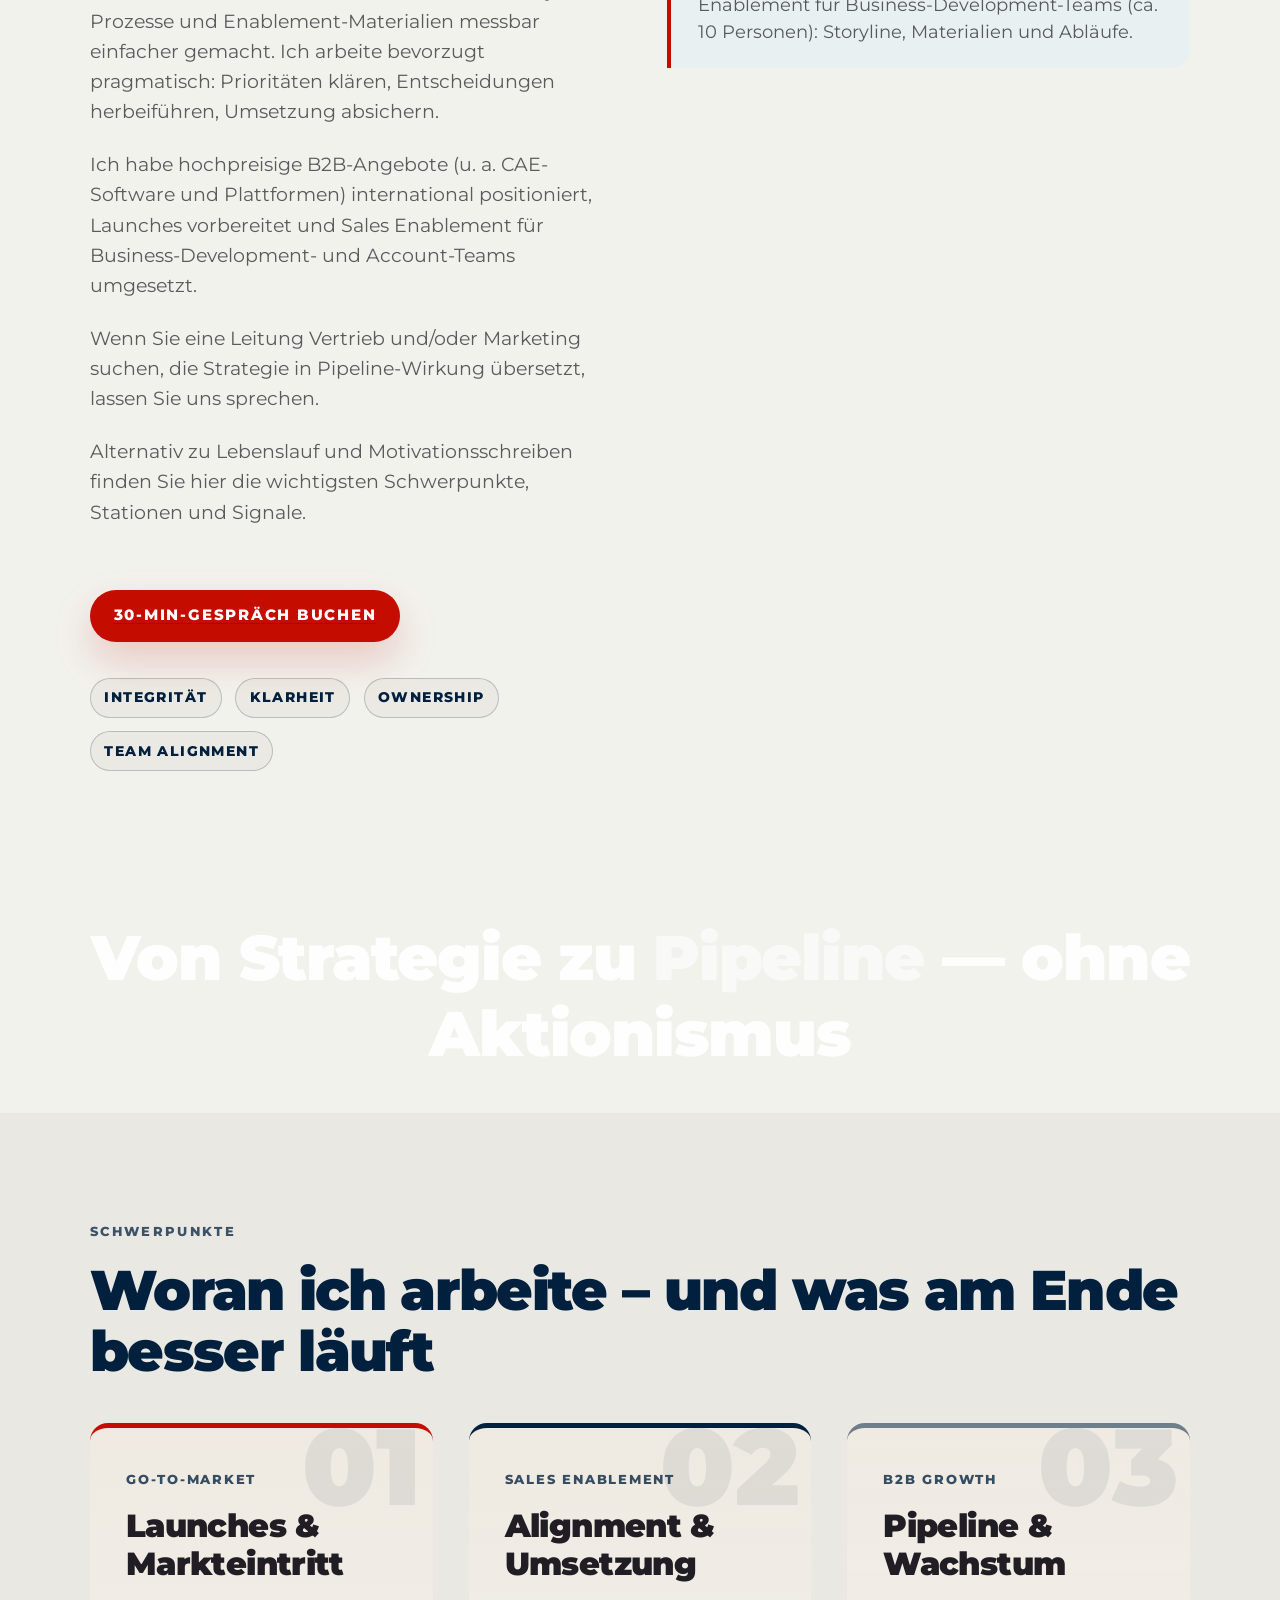
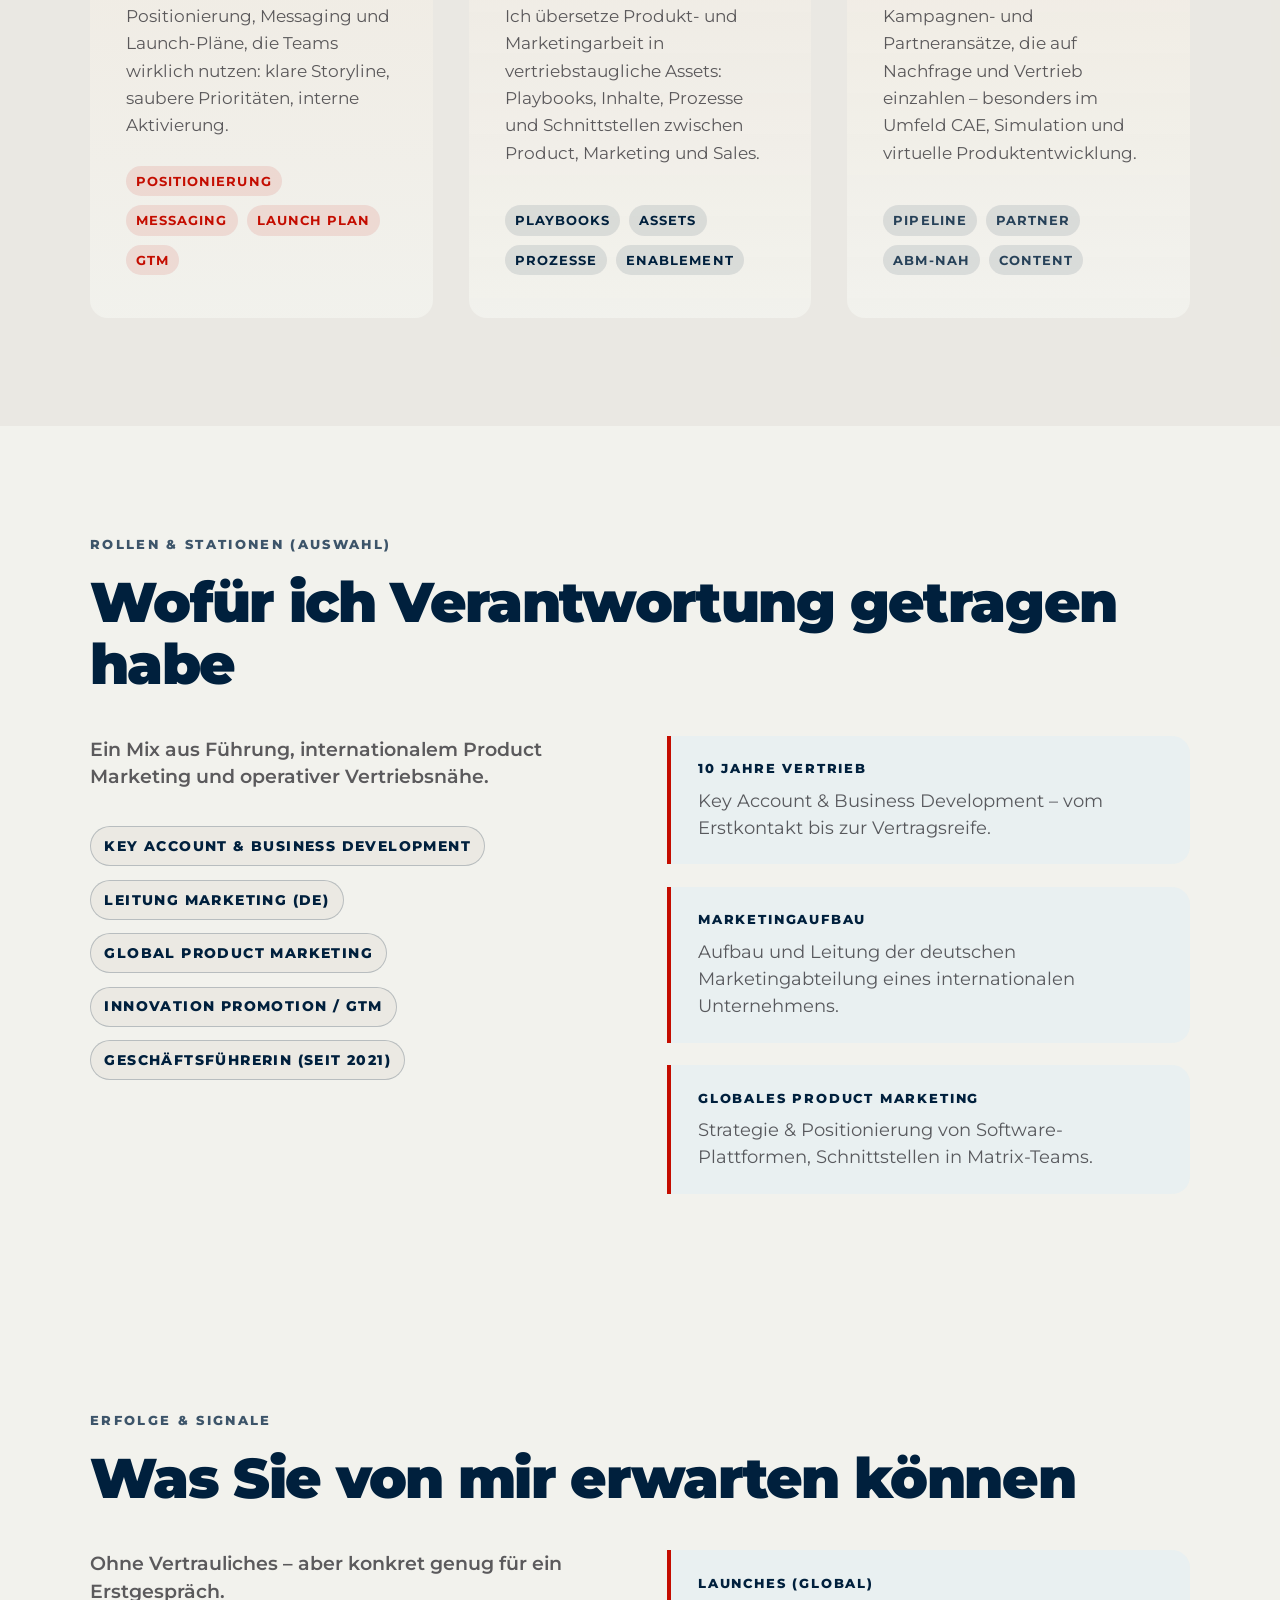
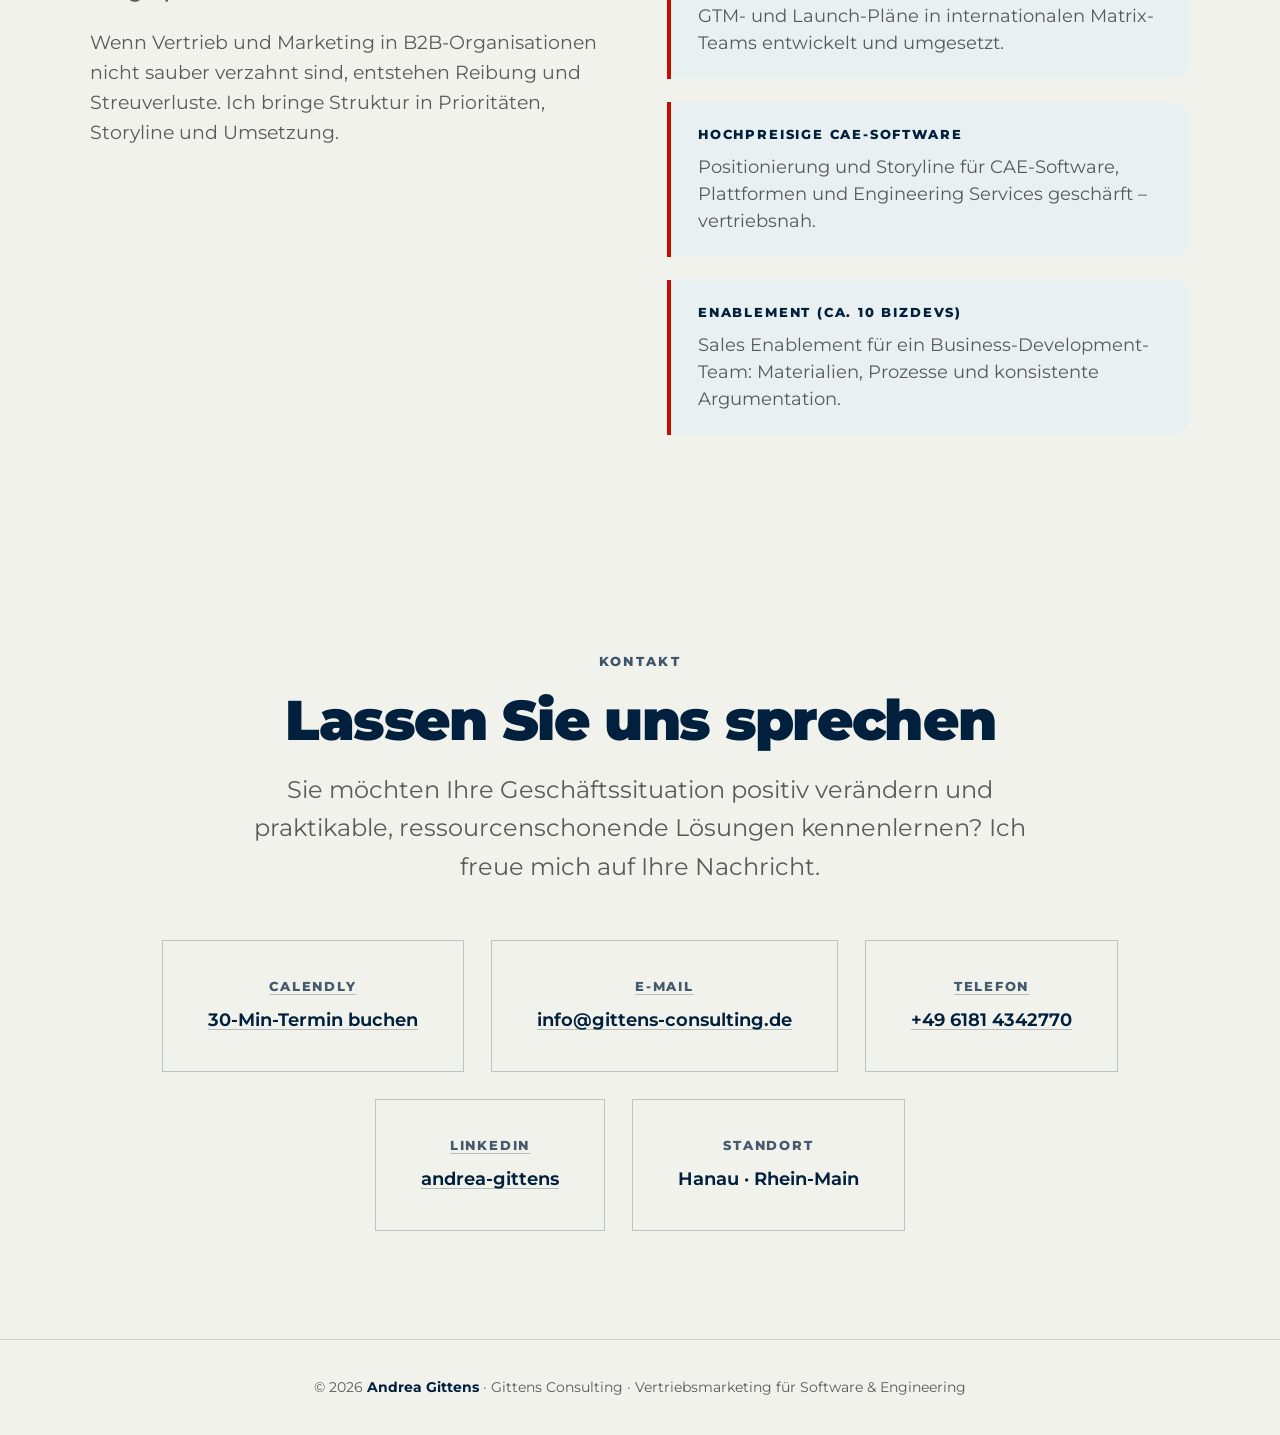
<file: index-portfolio-full.html>
<!DOCTYPE html>
<html lang="de">
<head>
  <meta charset="UTF-8">
  <meta name="viewport" content="width=device-width, initial-scale=1.0">
  <title>Andrea Gittens – Head of Sales & Marketing (B2B Software & Engineering)</title>

  <!-- Fonts -->
  <link rel="preconnect" href="https://fonts.googleapis.com">
  <link rel="preconnect" href="https://fonts.gstatic.com" crossorigin>
  <!-- Montserrat (Body) + fallback for Valero Round if not self-hosted -->
  <link href="https://fonts.googleapis.com/css2?family=Montserrat:wght@300;400;500;600;700;800&display=swap" rel="stylesheet">

  <style>
  /* ── Reset & Grundlagen ─────────────────────────────── */
  *, *::before, *::after {
    box-sizing: border-box;
    margin: 0;
    padding: 0;
  }

  :root {
    /* Brand palette */
    --primary: #00203D;
    --sand: #C2B5AB;
    --accent: #C40D00;
    --text: #201E24;
    --bg: #F2F2ED;
    --bg-soft: #F0EAE1;
    --sky: #D7EAF5;
    --link: #005A91;

    /* Typography */
    --font-display: "Montserrat", system-ui, -apple-system, Segoe UI, Roboto, Arial, sans-serif;
    --font-body: "Montserrat", system-ui, -apple-system, Segoe UI, Roboto, Arial, sans-serif;

    /* Layout */
    --text-muted: rgba(32, 30, 36, 0.72);
    --max-width: 1100px;
    --radius: 18px;
  }

  html {
    scroll-behavior: smooth;
    font-size: 18px;
  }

  body {
    font-family: var(--font-body);
    background-color: var(--bg);
    color: var(--text);
    line-height: 1.6;
    overflow-x: hidden;
    text-rendering: optimizeLegibility;
    -webkit-font-smoothing: antialiased;
    -moz-osx-font-smoothing: grayscale;
  }

  a {
    color: var(--link);
    text-decoration: none;
    transition: color 0.2s, text-decoration-color 0.2s;
    text-decoration: underline;
    text-decoration-thickness: 1px;
    text-underline-offset: 3px;
    text-decoration-color: rgba(0, 32, 61, 0.26);
  }

  a:hover {
    color: var(--accent);
    text-decoration-color: rgba(196, 13, 0, 0.45);
  }

  /* ── Navigation ─────────────────────────────────────── */
  nav {
    position: fixed;
    top: 0;
    left: 0;
    right: 0;
    z-index: 100;
    display: flex;
    justify-content: center;
    gap: 1.4rem;
    padding: 1.05rem 1.25rem;
    background: rgba(242, 242, 237, 0.78);
    backdrop-filter: blur(10px);
    border-bottom: 1px solid rgba(0, 32, 61, 0.12);
  }

  nav a {
    font-size: 0.78rem;
    font-weight: 650;
    letter-spacing: 0.12em;
    text-transform: uppercase;
    color: rgba(0, 32, 61, 0.72);
    position: relative;
  }

  nav a::after {
    content: "";
    position: absolute;
    left: 0;
    right: 0;
    bottom: -0.35rem;
    height: 2px;
    background: linear-gradient(90deg, transparent, rgba(194, 181, 171, 0.9), transparent);
    opacity: 0;
    transform: translateY(4px);
    transition: opacity 0.2s, transform 0.2s;
  }

  nav a:hover {
    color: var(--primary);
  }

  nav a:hover::after {
    opacity: 1;
    transform: translateY(0);
  }

  /* ── Parallax Hero ──────────────────────────────────── */
  .hero {
    position: relative;
    height: 100vh;
    min-height: 560px;
    display: flex;
    align-items: center;
    justify-content: center;
    overflow: hidden;
    perspective: 1px;
    transform-style: preserve-3d;
  }

  .parallax-layer {
    position: absolute;
    inset: 0;
    display: flex;
    align-items: center;
    justify-content: center;
    pointer-events: none;
  }

  .parallax-layer--back {
    transform: translateZ(-3px) scale(4);
    z-index: 0;
  }

  .parallax-layer--mid {
    transform: translateZ(-1.5px) scale(2.5);
    z-index: 1;
  }

  .parallax-layer--front {
    transform: translateZ(0);
    z-index: 2;
    flex-direction: column;
    text-align: center;
    padding: 0 1.5rem;
    pointer-events: auto;
  }

  .hero-shape {
    position: absolute;
    border-radius: 50%;
    opacity: 0.07;
  }

  .hero-shape--red {
    width: 55vw;
    height: 55vw;
    max-width: 720px;
    max-height: 720px;
    background: var(--accent);
    top: -12%;
    right: -18%;
  }

  .hero-shape--blue {
    width: 42vw;
    height: 42vw;
    max-width: 520px;
    max-height: 520px;
    background: var(--primary);
    bottom: -8%;
    left: -14%;
  }

  .hero-watermark {
    font-size: clamp(6rem, 18vw, 16rem);
    font-weight: 900;
    letter-spacing: -0.05em;
    line-height: 0.85;
    color: var(--primary);
    opacity: 0.055;
    user-select: none;
    white-space: nowrap;
  }

  .hero-tag {
    display: inline-flex;
    gap: 0.6rem;
    align-items: center;
    font-size: 0.72rem;
    font-weight: 700;
    letter-spacing: 0.16em;
    text-transform: uppercase;
    color: var(--primary);
    border: 1px solid rgba(0, 32, 61, 0.25);
    background: rgba(215, 234, 245, 0.55);
    padding: 0.55em 1.05em;
    margin-bottom: 1.4rem;
    border-radius: 999px;
  }

  .hero h1 {
    font-family: var(--font-display);
    font-size: clamp(2.6rem, 7vw, 5.1rem);
    font-weight: 900;
    letter-spacing: -0.03em;
    line-height: 1.02;
    color: var(--primary);
    margin-bottom: 1.05rem;
  }

  .accent {
    color: var(--accent);
  }

  .hero-role {
    font-size: clamp(1.05rem, 2.3vw, 1.4rem);
    font-weight: 500;
    color: var(--text);
    max-width: 60ch;
    line-height: 1.55;
  }

  .hero-meta {
    margin-top: 1.25rem;
    display: flex;
    gap: 0.75rem;
    flex-wrap: wrap;
    justify-content: center;
    color: var(--text-muted);
    font-size: 0.9rem;
  }

  .chip {
    border: 1px solid rgba(0, 32, 61, 0.18);
    background: rgba(194, 181, 171, 0.18);
    padding: 0.45rem 0.7rem;
    border-radius: 999px;
    letter-spacing: 0.02em;
  }

  .hero-cta {
    display: inline-flex;
    align-items: center;
    justify-content: center;
    gap: 0.7rem;
    margin-top: 2.2rem;
    padding: 0.95em 1.6em;
    background: var(--accent);
    color: #fff;
    font-size: 0.82rem;
    font-weight: 800;
    letter-spacing: 0.12em;
    text-transform: uppercase;
    border: none;
    border-radius: 999px;
    box-shadow: 0 18px 40px rgba(196, 13, 0, 0.18);
    transition: background 0.2s, transform 0.2s, box-shadow 0.2s;
  }

  .hero-cta:hover {
    background: var(--primary);
    color: #fff;
    transform: translateY(-2px);
    box-shadow: 0 22px 52px rgba(0, 32, 61, 0.20);
  }

  .hero-cta:focus-visible {
    outline: 3px solid rgba(215, 234, 245, 0.9);
    outline-offset: 3px;
  }

  .scroll-hint {
    position: absolute;
    bottom: 2rem;
    left: 50%;
    transform: translateX(-50%);
    z-index: 3;
    font-size: 0.7rem;
    letter-spacing: 0.2em;
    text-transform: uppercase;
    color: rgba(0, 32, 61, 0.55);
    animation: bounce 2s ease-in-out infinite;
  }

  @keyframes bounce {
    0%, 100% { transform: translateX(-50%) translateY(0); }
    50%       { transform: translateX(-50%) translateY(8px); }
  }

  /* ── Parallax-Band zwischen Abschnitten ─────────────── */
  .parallax-band {
    position: relative;
    height: 26vh;
    min-height: 170px;
    background: linear-gradient(
      135deg,
      rgba(0, 32, 61, 1) 0%,
      rgba(0, 32, 61, 0.92) 45%,
      rgba(194, 181, 171, 0.55) 100%
    );
    background-attachment: fixed;
    background-size: cover;
    display: flex;
    align-items: center;
    justify-content: center;
    overflow: hidden;
  }

  .parallax-band__text {
    font-size: clamp(1.8rem, 5vw, 3.5rem);
    font-weight: 900;
    letter-spacing: -0.02em;
    color: rgba(255, 255, 255, 0.92);
    text-align: center;
    padding: 0 1.5rem;
    line-height: 1.2;
  }

  .parallax-band__text em {
    font-style: normal;
    color: rgba(255, 255, 255, 0.55);
  }

  /* ── Abschnitte allgemein ───────────────────────────── */
  section {
    padding: 6rem 1.5rem;
  }

  .section-inner {
    max-width: var(--max-width);
    margin: 0 auto;
  }

  .section-label {
    display: block;
    font-size: 0.72rem;
    font-weight: 800;
    letter-spacing: 0.18em;
    text-transform: uppercase;
    color: rgba(0, 32, 61, 0.75);
    margin-bottom: 1rem;
  }

  .section-title {
    font-family: var(--font-display);
    font-size: clamp(2rem, 5vw, 3.1rem);
    font-weight: 900;
    letter-spacing: -0.03em;
    line-height: 1.1;
    color: var(--primary);
    margin-bottom: 2.25rem;
  }

  /* ── Profil / Rollen / Erfolge (Layout wiederverwendet) ───────────── */
  .about-grid {
    display: grid;
    grid-template-columns: 1fr 1fr;
    gap: 3rem;
    align-items: start;
  }

  .about-lead {
    font-size: clamp(1.2rem, 2.5vw, 1.6rem);
    font-weight: 600;
    line-height: 1.45;
    color: var(--text);
    margin-bottom: 1.5rem;
  }

  .about-body p {
    font-size: 1.05rem;
    color: var(--text-muted);
    margin-bottom: 1.25rem;
  }

  .about-highlights {
    display: flex;
    flex-direction: column;
    gap: 1.25rem;
  }

  .highlight-card {
    border-left: 4px solid var(--accent);
    padding: 1.25rem 1.5rem;
    background: rgba(215, 234, 245, 0.35);
    border-radius: 0 var(--radius) var(--radius) 0;
  }

  .highlight-card h3 {
    font-size: 0.72rem;
    font-weight: 800;
    letter-spacing: 0.14em;
    text-transform: uppercase;
    color: var(--primary);
    margin-bottom: 0.5rem;
  }

  .highlight-card p {
    font-size: 1rem;
    color: var(--text-muted);
    line-height: 1.5;
  }

  .values-list {
    list-style: none;
    display: flex;
    flex-wrap: wrap;
    gap: 0.75rem;
    margin-top: 2rem;
  }

  .values-list li {
    font-size: 0.78rem;
    font-weight: 800;
    letter-spacing: 0.10em;
    text-transform: uppercase;
    padding: 0.55em 0.95em;
    border: 1px solid rgba(0, 32, 61, 0.22);
    color: var(--primary);
    background: rgba(194, 181, 171, 0.14);
    border-radius: 999px;
  }

  /* ── Projekte ───────────────────────────────────────── */
  .projects {
    background: rgba(194, 181, 171, 0.16);
  }

  .projects-grid {
    display: grid;
    grid-template-columns: repeat(3, 1fr);
    gap: 2rem;
  }

  .project-card {
    background: linear-gradient(180deg, rgba(240, 234, 225, 0.9), rgba(242, 242, 237, 0.95));
    border-top: 5px solid var(--accent);
    padding: 2.35rem 2rem;
    display: flex;
    flex-direction: column;
    gap: 1rem;
    transition: transform 0.25s, box-shadow 0.25s, border-top-color 0.25s;
    position: relative;
    overflow: hidden;
    border-radius: var(--radius);
  }

  .project-card:nth-child(2) {
    border-top-color: var(--primary);
  }

  .project-card:nth-child(3) {
    border-top-color: rgba(0, 32, 61, 0.55);
  }

  .project-card::before {
    content: attr(data-number);
    position: absolute;
    top: -0.15em;
    right: 0.65rem;
    font-size: 6rem;
    font-weight: 900;
    color: var(--primary);
    opacity: 0.07;
    line-height: 1;
    pointer-events: none;
  }

  .project-card:hover {
    transform: translateY(-6px);
    box-shadow: 0 18px 48px rgba(0, 32, 61, 0.12);
  }

  .project-card__tag {
    font-size: 0.7rem;
    font-weight: 800;
    letter-spacing: 0.14em;
    text-transform: uppercase;
    color: rgba(0, 32, 61, 0.78);
  }

  .project-card h3 {
    font-size: clamp(1.4rem, 2.5vw, 1.75rem);
    font-weight: 900;
    letter-spacing: -0.02em;
    line-height: 1.2;
    color: var(--text);
  }

  .project-card p {
    font-size: 0.95rem;
    color: var(--text-muted);
    flex: 1;
  }

  .project-card__skills {
    list-style: none;
    display: flex;
    flex-wrap: wrap;
    gap: 0.5rem;
    margin-top: 0.5rem;
  }

  .project-card__skills li {
    font-size: 0.72rem;
    font-weight: 700;
    letter-spacing: 0.08em;
    text-transform: uppercase;
    padding: 0.38em 0.78em;
    background: rgba(196, 13, 0, 0.10);
    color: var(--accent);
    border-radius: 999px;
  }

  .project-card:nth-child(2) .project-card__skills li {
    background: rgba(0, 32, 61, 0.10);
    color: var(--primary);
  }

  .project-card:nth-child(3) .project-card__skills li {
    background: rgba(0, 32, 61, 0.10);
    color: rgba(0, 32, 61, 0.82);
  }

  /* ── Kontakt ────────────────────────────────────────── */
  .contact {
    text-align: center;
  }

  .contact .section-title {
    margin-bottom: 1rem;
  }

  .contact-lead {
    font-size: clamp(1.1rem, 2vw, 1.35rem);
    color: var(--text-muted);
    max-width: 50ch;
    margin: 0 auto 3rem;
  }

  .contact-links {
    display: flex;
    flex-wrap: wrap;
    justify-content: center;
    gap: 1.5rem;
  }

  .contact-link {
    display: flex;
    flex-direction: column;
    align-items: center;
    gap: 0.5rem;
    padding: 2rem 2.5rem;
    border: 1px solid rgba(0, 32, 61, 0.22);
    min-width: 200px;
    transition: background 0.2s, border-color 0.2s, transform 0.2s;
  }

  .contact-link:hover {
    background: var(--primary);
    border-color: var(--primary);
    transform: translateY(-4px);
  }

  .contact-link:hover .contact-link__label,
  .contact-link:hover .contact-link__value {
    color: #fff;
  }

  .contact-link__label {
    font-size: 0.7rem;
    font-weight: 800;
    letter-spacing: 0.14em;
    text-transform: uppercase;
    color: rgba(0, 32, 61, 0.72);
    transition: color 0.2s;
  }

  .contact-link__value {
    font-size: 1rem;
    font-weight: 650;
    color: var(--primary);
    transition: color 0.2s;
  }

  /* ── Footer ─────────────────────────────────────────── */
  footer {
    padding: 2rem 1.5rem;
    text-align: center;
    font-size: 0.8rem;
    color: var(--text-muted);
    border-top: 1px solid rgba(0, 32, 61, 0.14);
  }

  footer strong {
    color: var(--primary);
  }

  /* ── Responsive: einspaltig auf Mobilgeräten ─────────── */
  @media (max-width: 768px) {
    nav {
      gap: 1rem;
      padding: 1rem;
    }

    nav a {
      font-size: 0.72rem;
    }

    .about-grid {
      grid-template-columns: 1fr;
      gap: 2rem;
    }

    .projects-grid {
      grid-template-columns: 1fr;
    }

    .contact-links {
      flex-direction: column;
      align-items: center;
    }

    .contact-link {
      width: 100%;
      max-width: 340px;
    }

    .parallax-band {
      background-attachment: scroll;
    }

    /* Parallax auf Mobilgeräten vereinfachen */
    .parallax-layer--back {
      transform: translateZ(-1px) scale(2);
    }

    .parallax-layer--mid {
      transform: translateZ(-0.5px) scale(1.5);
    }
  }

  @media (prefers-reduced-motion: reduce) {
    html { scroll-behavior: auto; }
    .scroll-hint { animation: none; }
    .project-card:hover { transform: none; }
    .contact-link:hover { transform: none; }
    .hero-cta:hover { transform: none; }
  }
  </style>
</head>
<body>

  <!-- Navigation -->
  <nav aria-label="Hauptnavigation">
    <a href="#hero">Start</a>
    <a href="#profile">Profil</a>
    <a href="#focus">Schwerpunkte</a>
    <a href="#roles">Rollen &amp; Stationen</a>
    <a href="#signals">Erfolge</a>
    <a href="#contact">Kontakt</a>
  </nav>

  <!-- Hero mit CSS-Parallax -->
  <header class="hero" id="hero">
    <div class="parallax-layer parallax-layer--back" aria-hidden="true">
      <div class="hero-shape hero-shape--red"></div>
      <div class="hero-shape hero-shape--blue"></div>
    </div>

    <div class="parallax-layer parallax-layer--mid" aria-hidden="true">
      <p class="hero-watermark">AG</p>
    </div>

    <div class="parallax-layer parallax-layer--front">
      <span class="hero-tag">B2B &middot; CAE &middot; Virtuelle Produktentwicklung</span>
      <h1>
        Head of <span class="accent">Sales</span> &amp; <span class="accent">Marketing</span>
      </h1>
      <p class="hero-role">
        Ich baue Positionierung, Go-to-Market und Sales Enablement so auf,
        dass daraus <span class="accent">Pipeline</span>, <span class="accent">Launch-Erfolg</span>
        und planbares <span class="accent">Wachstum</span> werden.
      </p>
      <div class="hero-meta" aria-label="Fokus">
        <span class="chip">B2B Software &amp; Engineering</span>
        <span class="chip">CAE / Simulation</span>
        <span class="chip">International</span>
      </div>
      <a class="hero-cta" href="https://calendly.com/andrea-gittens-consulting/30min" target="_blank" rel="noopener noreferrer">30-Min-Gespräch buchen</a>
    </div>

    <p class="scroll-hint" aria-hidden="true">↓ Scrollen</p>
  </header>

  <main>

  <!-- Profil -->
  <section id="profile" aria-labelledby="profile-title">
    <div class="section-inner">
      <span class="section-label">Profil</span>
      <h2 class="section-title" id="profile-title">
        Vertrieb &amp; Marketing, die zusammenarbeiten
      </h2>

      <div class="about-grid">
        <div class="about-body">
          <p class="about-lead">
            Head of Sales &amp; Marketing mit Fokus auf B2B Software &amp; Engineering:
            Positionierung, Go-to-Market und Enablement – strukturiert, international erprobt,
            mit Blick auf Pipeline und Wachstum.
          </p>
          <p>
            Seit über 25 Jahren verantworte ich die Vermarktung von Software,
            Plattformen und Engineering Services rund um CAE und virtuelle Produktentwicklung &ndash;
            von Positionierung und Go-to-Market bis zur Umsetzung mit Vertriebsteams.
          </p>
          <p>
            In meinen Rollen habe ich Marketing aufgebaut, Teams und Stakeholder in Matrix-Strukturen koordiniert
            und Vertriebsarbeit durch klare Storylines, Prozesse und Enablement-Materialien messbar einfacher gemacht.
            Ich arbeite bevorzugt pragmatisch: Prioritäten klären, Entscheidungen herbeiführen, Umsetzung absichern.
          </p>
          <p>
            Ich habe hochpreisige B2B-Angebote (u. a. CAE-Software und Plattformen) international positioniert,
            Launches vorbereitet und Sales Enablement für Business-Development- und Account-Teams umgesetzt.
          </p>
          <p>
            Wenn Sie eine Leitung Vertrieb und/oder Marketing suchen, die Strategie in Pipeline-Wirkung übersetzt,
            lassen Sie uns sprechen.
          </p>
          <p>
            Alternativ zu Lebenslauf und Motivationsschreiben finden Sie hier die wichtigsten Schwerpunkte,
            Stationen und Signale.
          </p>
          <p>
            <a class="hero-cta" href="https://calendly.com/andrea-gittens-consulting/30min" target="_blank" rel="noopener noreferrer">30-Min-Gespräch buchen</a>
          </p>
          <ul class="values-list" aria-label="Arbeitsprinzipien">
            <li>Integrität</li>
            <li>Klarheit</li>
            <li>Ownership</li>
            <li>Team Alignment</li>
          </ul>
        </div>

        <div class="about-highlights">
          <div class="highlight-card">
            <h3>Führung &amp; Aufbau</h3>
            <p>Aufbau und Leitung einer deutschen Marketingorganisation im internationalen Umfeld.</p>
          </div>
          <div class="highlight-card">
            <h3>Matrix &amp; global</h3>
            <p>Zusammenarbeit in globalen Matrix-Teams (Corporate Marketing, Vertrieb, Produktentwicklung, Kunden).</p>
          </div>
          <div class="highlight-card">
            <h3>10 BizDevs &amp; Enablement</h3>
            <p>Enablement für Business-Development-Teams (ca. 10 Personen): Storyline, Materialien und Abläufe.</p>
          </div>
        </div>
      </div>
    </div>
  </section>

  <!-- Parallax-Band -->
  <div class="parallax-band" aria-hidden="true">
    <p class="parallax-band__text">
      Von Strategie zu <em>Pipeline</em> &mdash; ohne Aktionismus
    </p>
  </div>

  <!-- Schwerpunkte -->
  <section class="projects" id="focus" aria-labelledby="focus-title">
    <div class="section-inner">
      <span class="section-label">Schwerpunkte</span>
      <h2 class="section-title" id="focus-title">
        Woran ich arbeite &ndash; und was am Ende besser läuft
      </h2>

      <div class="projects-grid">

        <article class="project-card" data-number="01">
          <span class="project-card__tag">Go-to-Market</span>
          <h3>Launches &amp; Markteintritt</h3>
          <p>
            Positionierung, Messaging und Launch-Pläne, die Teams wirklich nutzen:
            klare Storyline, saubere Prioritäten, interne Aktivierung.
          </p>
          <ul class="project-card__skills">
            <li>Positionierung</li>
            <li>Messaging</li>
            <li>Launch Plan</li>
            <li>GTM</li>
          </ul>
        </article>

        <article class="project-card" data-number="02">
          <span class="project-card__tag">Sales Enablement</span>
          <h3>Alignment &amp; Umsetzung</h3>
          <p>
            Ich übersetze Produkt- und Marketingarbeit in vertriebstaugliche Assets:
            Playbooks, Inhalte, Prozesse und Schnittstellen zwischen Product, Marketing und Sales.
          </p>
          <ul class="project-card__skills">
            <li>Playbooks</li>
            <li>Assets</li>
            <li>Prozesse</li>
            <li>Enablement</li>
          </ul>
        </article>

        <article class="project-card" data-number="03">
          <span class="project-card__tag">B2B Growth</span>
          <h3>Pipeline &amp; Wachstum</h3>
          <p>
            Kampagnen- und Partneransätze, die auf Nachfrage und Vertrieb einzahlen &ndash;
            besonders im Umfeld CAE, Simulation und virtuelle Produktentwicklung.
          </p>
          <ul class="project-card__skills">
            <li>Pipeline</li>
            <li>Partner</li>
            <li>ABM-nah</li>
            <li>Content</li>
          </ul>
        </article>

      </div>
    </div>
  </section>

  <!-- Rollen & Stationen -->
  <section id="roles" aria-labelledby="roles-title">
    <div class="section-inner">
      <span class="section-label">Rollen &amp; Stationen (Auswahl)</span>
      <h2 class="section-title" id="roles-title">Wofür ich Verantwortung getragen habe</h2>

      <div class="about-grid">
        <div class="about-body">
          <p class="about-lead">Ein Mix aus Führung, internationalem Product Marketing und operativer Vertriebsnähe.</p>
          <ul class="values-list" aria-label="Rollen">
            <li>Key Account &amp; Business Development</li>
            <li>Leitung Marketing (DE)</li>
            <li>Global Product Marketing</li>
            <li>Innovation Promotion / GTM</li>
            <li>Geschäftsführerin (seit 2021)</li>
          </ul>
        </div>
        <div class="about-highlights">
          <div class="highlight-card">
            <h3>10 Jahre Vertrieb</h3>
            <p>Key Account &amp; Business Development &ndash; vom Erstkontakt bis zur Vertragsreife.</p>
          </div>
          <div class="highlight-card">
            <h3>Marketingaufbau</h3>
            <p>Aufbau und Leitung der deutschen Marketingabteilung eines internationalen Unternehmens.</p>
          </div>
          <div class="highlight-card">
            <h3>Globales Product Marketing</h3>
            <p>Strategie &amp; Positionierung von Software-Plattformen, Schnittstellen in Matrix-Teams.</p>
          </div>
        </div>
      </div>
    </div>
  </section>

  <!-- Erfolge -->
  <section id="signals" aria-labelledby="signals-title">
    <div class="section-inner">
      <span class="section-label">Erfolge &amp; Signale</span>
      <h2 class="section-title" id="signals-title">Was Sie von mir erwarten können</h2>

      <div class="about-grid">
        <div class="about-body">
          <p class="about-lead">Ohne Vertrauliches &ndash; aber konkret genug für ein Erstgespräch.</p>
          <p>Wenn Vertrieb und Marketing in B2B-Organisationen nicht sauber verzahnt sind, entstehen Reibung und Streuverluste. Ich bringe Struktur in Prioritäten, Storyline und Umsetzung.</p>
        </div>
        <div class="about-highlights">
          <div class="highlight-card">
            <h3>Launches (global)</h3>
            <p>GTM- und Launch-Pläne in internationalen Matrix-Teams entwickelt und umgesetzt.</p>
          </div>
          <div class="highlight-card">
            <h3>Hochpreisige CAE-Software</h3>
            <p>Positionierung und Storyline für CAE-Software, Plattformen und Engineering Services geschärft &ndash; vertriebsnah.</p>
          </div>
          <div class="highlight-card">
            <h3>Enablement (ca. 10 BizDevs)</h3>
            <p>Sales Enablement für ein Business-Development-Team: Materialien, Prozesse und konsistente Argumentation.</p>
          </div>
        </div>
      </div>
    </div>
  </section>

  <!-- Kontakt -->
  <section class="contact" id="contact" aria-labelledby="contact-title">
    <div class="section-inner">
      <span class="section-label">Kontakt</span>
      <h2 class="section-title" id="contact-title">
        Lassen Sie uns sprechen
      </h2>
      <p class="contact-lead">
        Sie möchten Ihre Geschäftssituation positiv verändern und praktikable,
        ressourcenschonende Lösungen kennenlernen? Ich freue mich auf Ihre
        Nachricht.
      </p>

      <div class="contact-links">
        <a class="contact-link" href="https://calendly.com/andrea-gittens-consulting/30min" target="_blank" rel="noopener noreferrer">
          <span class="contact-link__label">Calendly</span>
          <span class="contact-link__value">30-Min-Termin buchen</span>
        </a>
        <a class="contact-link" href="mailto:info@gittens-consulting.de">
          <span class="contact-link__label">E-Mail</span>
          <span class="contact-link__value">info@gittens-consulting.de</span>
        </a>
        <a class="contact-link" href="tel:+4961814342770">
          <span class="contact-link__label">Telefon</span>
          <span class="contact-link__value">+49 6181 4342770</span>
        </a>
        <a class="contact-link" href="https://linkedin.com/in/andrea-gittens" target="_blank" rel="noopener noreferrer">
          <span class="contact-link__label">LinkedIn</span>
          <span class="contact-link__value">andrea-gittens</span>
        </a>
        <div class="contact-link" role="group" aria-label="Standort">
          <span class="contact-link__label">Standort</span>
          <span class="contact-link__value">Hanau · Rhein-Main</span>
        </div>
      </div>
    </div>
  </section>

  </main>

  <footer>
    <p>&copy; 2026 <strong>Andrea Gittens</strong> · Gittens Consulting · Vertriebsmarketing für Software &amp; Engineering</p>
  </footer>

</body>
</html>
</file>
